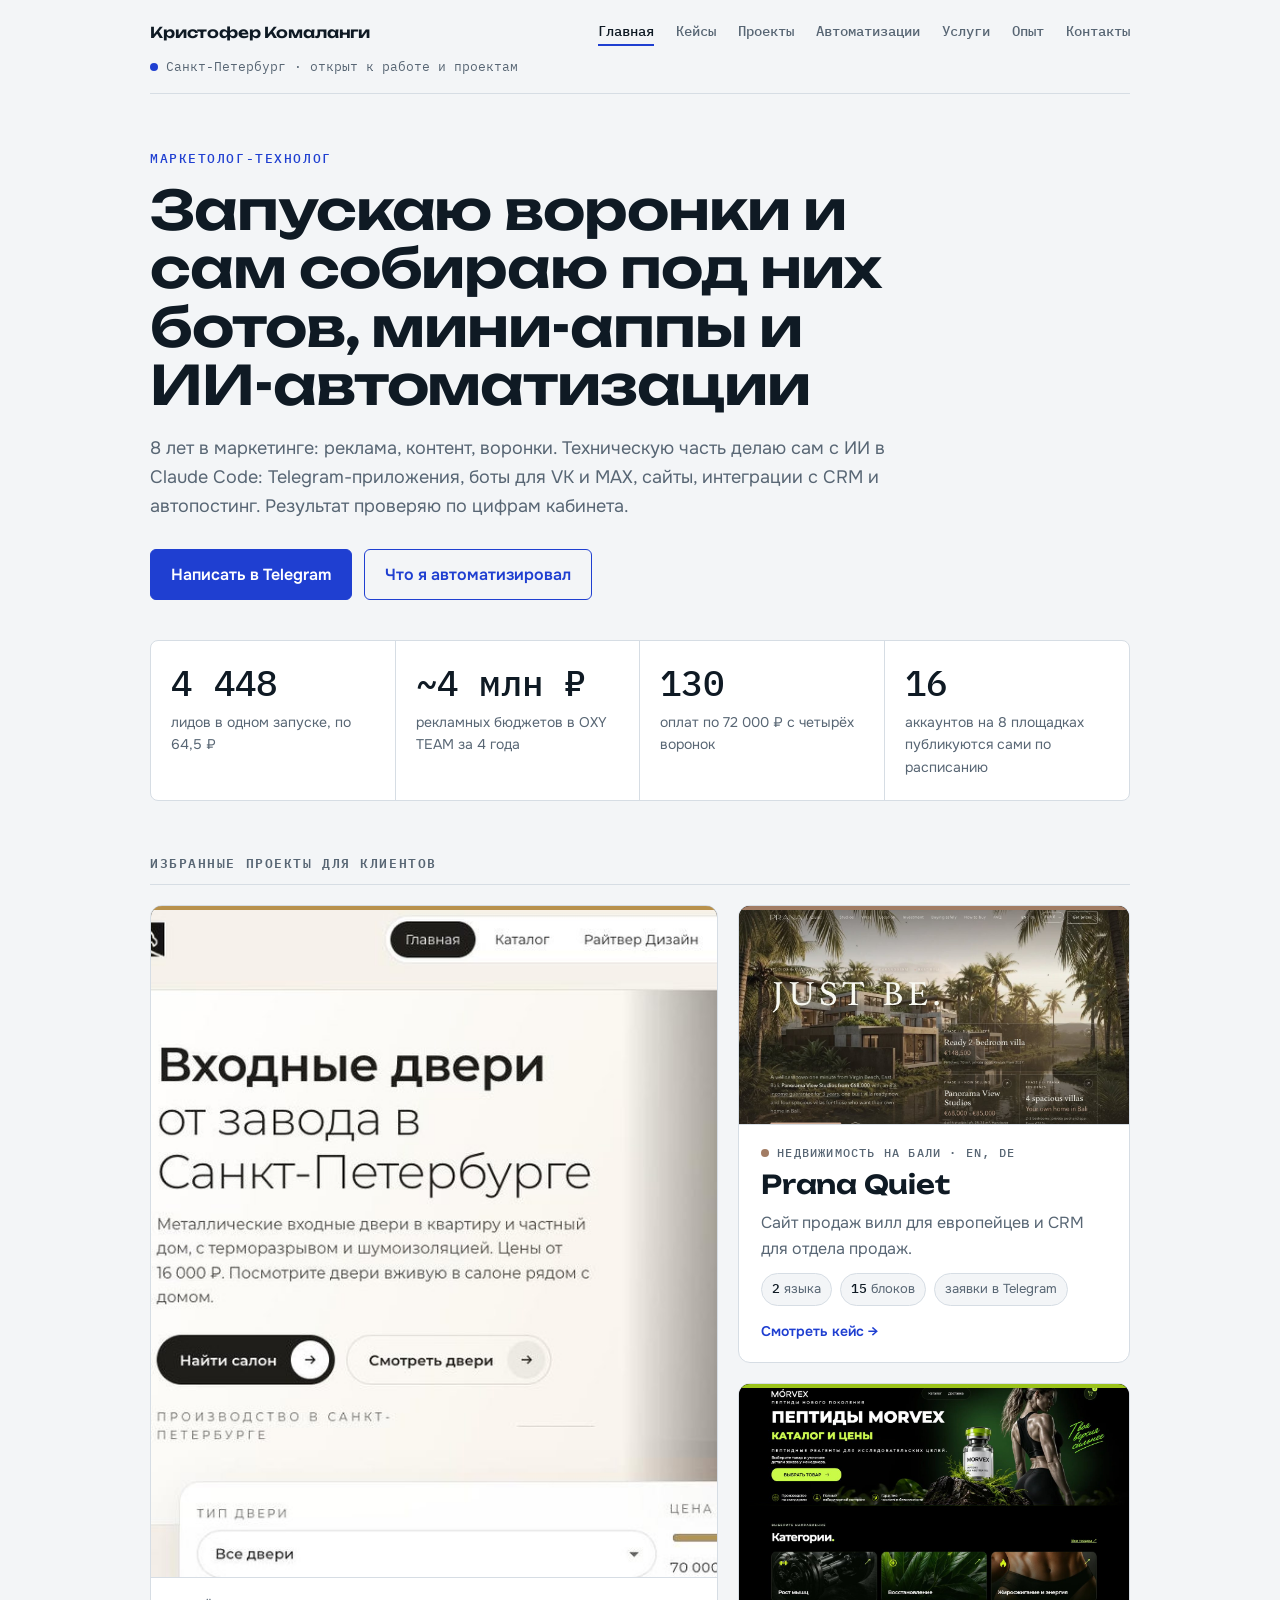
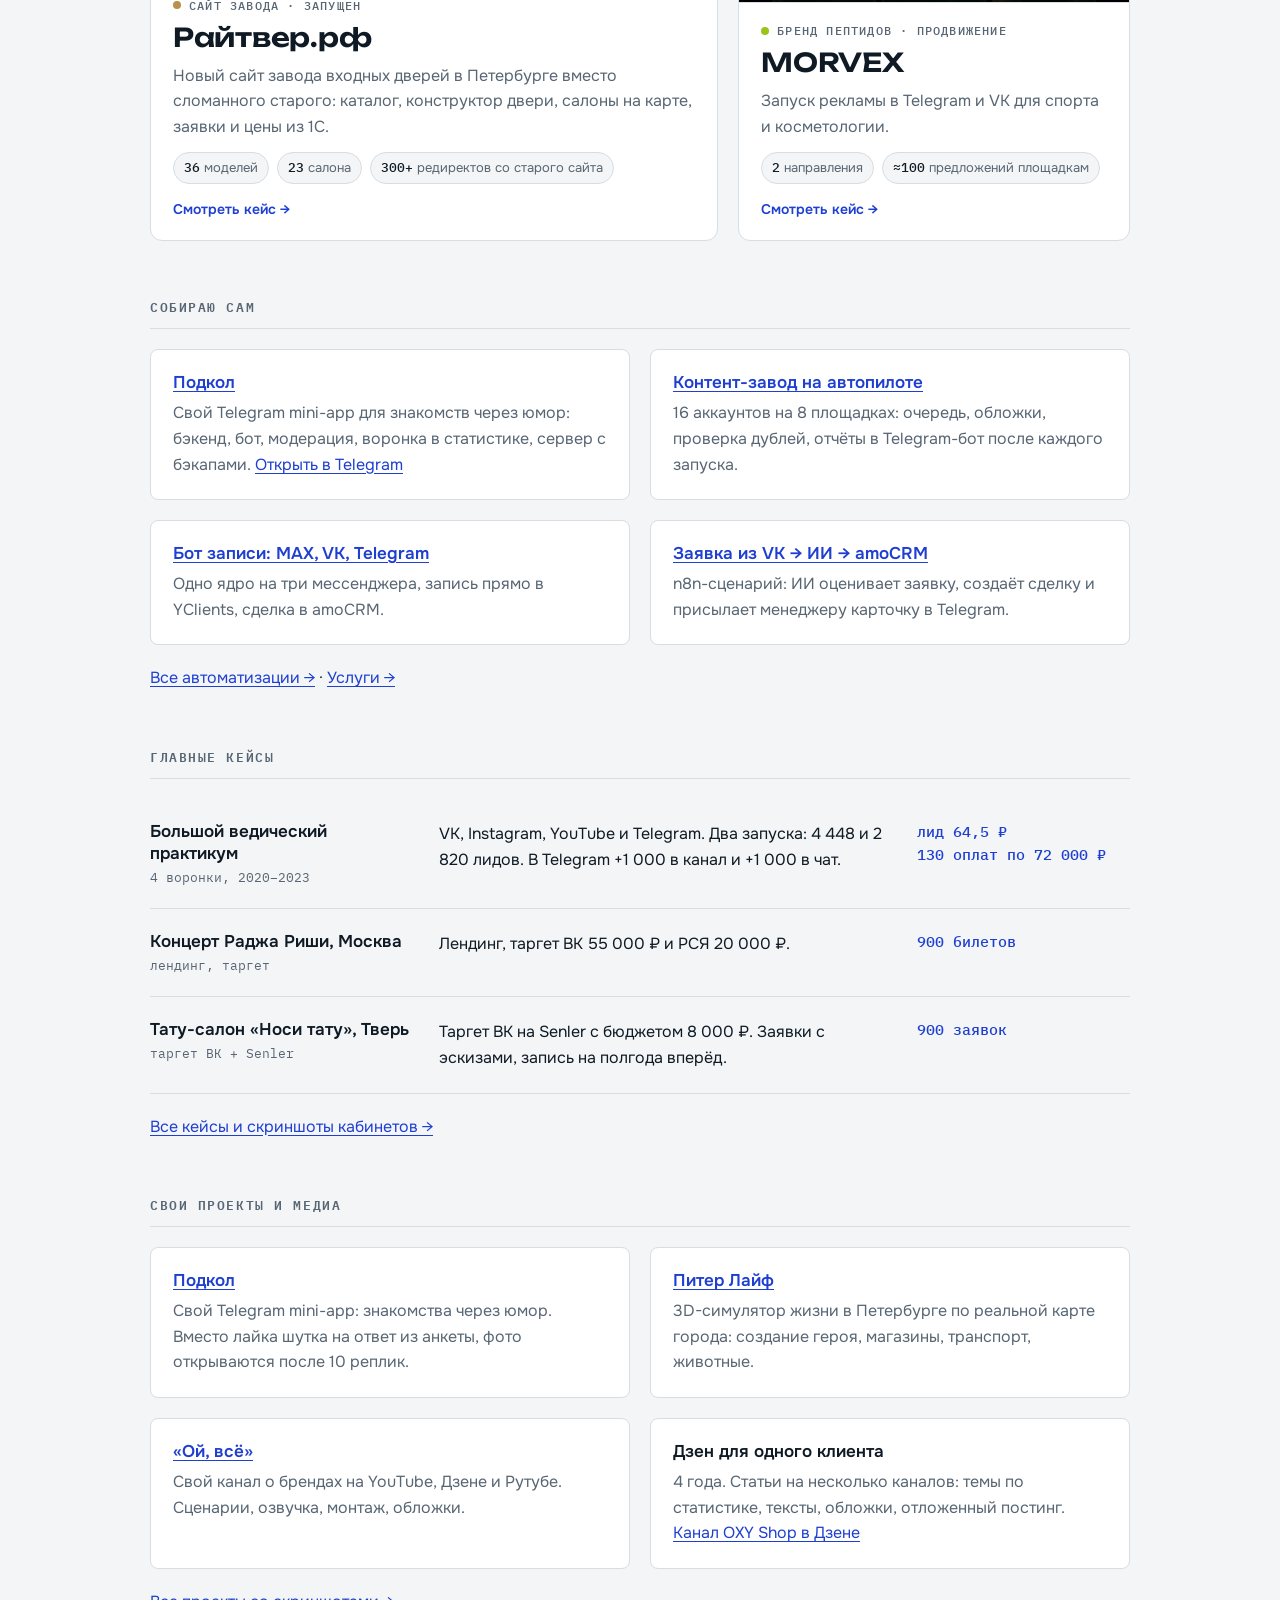
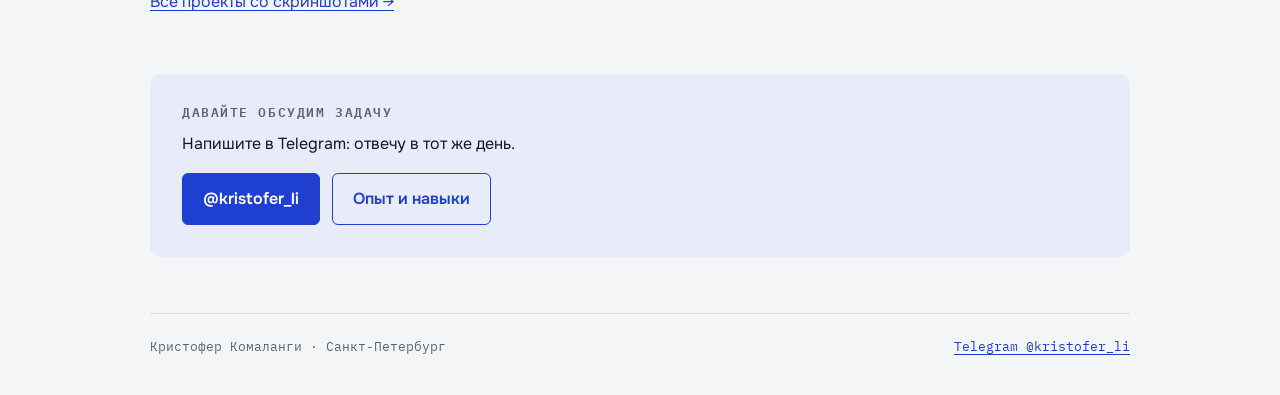
<file: index.html>
<!doctype html>
<html lang="ru">
<head>
<meta charset="utf-8">
<meta name="viewport" content="width=device-width, initial-scale=1, viewport-fit=cover">
<title>Кристофер Комаланги — маркетолог-технолог: воронки, боты, ИИ-автоматизации</title>
<meta name="description" content="Маркетолог-технолог: 8 лет в рекламе и воронках, сам собираю ботов для Telegram, VK и MAX, мини-аппы, сайты и ИИ-автоматизации. Кейсы с цифрами. Санкт-Петербург.">
<link rel="canonical" href="https://komalangi.github.io/">
<link rel="icon" href="favicon.svg" type="image/svg+xml">
<meta property="og:type" content="website">
<meta property="og:locale" content="ru_RU">
<meta property="og:site_name" content="Кристофер Комаланги">
<meta property="og:title" content="Кристофер Комаланги — маркетолог-технолог">
<meta property="og:description" content="Маркетолог-технолог: 8 лет в рекламе и воронках, сам собираю ботов для Telegram, VK и MAX, мини-аппы, сайты и ИИ-автоматизации. Кейсы с цифрами. Санкт-Петербург.">
<meta property="og:url" content="https://komalangi.github.io/">
<meta property="og:image" content="https://komalangi.github.io/img/og.png">
<meta name="twitter:card" content="summary_large_image">
<link rel="preconnect" href="https://fonts.googleapis.com">
<link rel="preconnect" href="https://fonts.gstatic.com" crossorigin>
<link rel="stylesheet" href="https://fonts.googleapis.com/css2?family=Unbounded:wght@500;600&family=Onest:wght@400;500;600&family=IBM+Plex+Mono:wght@400;500&display=swap">
<link rel="stylesheet" href="css/style.css">
</head>
<body>
<div class="wrap">
<header class="top">
  <a class="brand" href="index.html">Кристофер Комаланги</a>
  <nav class="menu" aria-label="Разделы сайта"><a href="index.html" aria-current="page">Главная</a><a href="cases.html">Кейсы</a><a href="projects.html">Проекты</a><a href="automation.html">Автоматизации</a><a href="services.html">Услуги</a><a href="experience.html">Опыт</a><a href="contact.html">Контакты</a></nav>
  <span class="status">Санкт-Петербург · открыт к работе и проектам</span>
</header>
<main>
<div class="hero">
  <p class="kind">Маркетолог-технолог</p>
  <h1>Запускаю воронки и сам собираю под них ботов, мини-аппы и ИИ-автоматизации</h1>
  <p>8 лет в маркетинге: реклама, контент, воронки. Техническую часть делаю сам с ИИ в Claude Code: Telegram-приложения, боты для VK и MAX, сайты, интеграции с CRM и автопостинг. Результат проверяю по цифрам кабинета.</p>
  <div class="cta"><a class="btn main" href="https://t.me/kristofer_li">Написать в Telegram</a><a class="btn alt" href="automation.html">Что я автоматизировал</a></div>
</div>
<div class="figures" role="list">
  <div role="listitem"><strong>4 448</strong><span>лидов в одном запуске, по 64,5 ₽</span></div>
  <div role="listitem"><strong>~4 млн ₽</strong><span>рекламных бюджетов в OXY TEAM за 4 года</span></div>
  <div role="listitem"><strong>130</strong><span>оплат по 72 000 ₽ с четырёх воронок</span></div>
  <div role="listitem"><strong>16</strong><span>аккаунтов на 8 площадках публикуются сами по расписанию</span></div>
</div>
<section id="featured"><h2>Избранные проекты для клиентов</h2>
  <div class="featured">
    <a class="feat big" href="projects.html#raitver" style="--brand:#B8914C">
      <figure><img src="img/feat-raitver.jpg" alt="Главная нового сайта Райтвер: входные двери от завода в Санкт-Петербурге" width="1280" height="720"></figure>
      <div class="fb">
        <p class="fk">Сайт завода · запущен</p>
        <h3>Райтвер.рф</h3>
        <p class="fd">Новый сайт завода входных дверей в Петербурге вместо сломанного старого: каталог, конструктор двери, салоны на карте, заявки и цены из 1С.</p>
        <ul class="chips"><li><b>36</b>моделей</li><li><b>23</b>салона</li><li><b>300+</b>редиректов со старого сайта</li></ul>
        <span class="go">Смотреть кейс →</span>
      </div>
    </a>
    <a class="feat" href="projects.html#prana" style="--brand:#A27C64">
      <figure><img src="img/feat-prana.jpg" alt="Сайт Prana Quiet: Just be, студии и виллы на Бали" width="1280" height="720" loading="lazy"></figure>
      <div class="fb">
        <p class="fk">Недвижимость на Бали · EN, DE</p>
        <h3>Prana Quiet</h3>
        <p class="fd">Сайт продаж вилл для европейцев и CRM для отдела продаж.</p>
        <ul class="chips"><li><b>2</b>языка</li><li><b>15</b>блоков</li><li>заявки в Telegram</li></ul>
        <span class="go">Смотреть кейс →</span>
      </div>
    </a>
    <a class="feat" href="projects.html#morvex" style="--brand:#9BC31A">
      <figure><img src="img/feat-morvex.jpg" alt="Сайт бренда пептидов MORVEX" width="1280" height="720" loading="lazy"></figure>
      <div class="fb">
        <p class="fk">Бренд пептидов · продвижение</p>
        <h3>MORVEX</h3>
        <p class="fd">Запуск рекламы в Telegram и VK для спорта и косметологии.</p>
        <ul class="chips"><li><b>2</b>направления</li><li><b>≈100</b>предложений площадкам</li></ul>
        <span class="go">Смотреть кейс →</span>
      </div>
    </a>
  </div>
</section>
<section><h2>Собираю сам</h2>
  <div class="two">
    <div class="box"><h3><a href="projects.html#podkol">Подкол</a></h3><p>Свой Telegram mini-app для знакомств через юмор: бэкенд, бот, модерация, воронка в статистике, сервер с бэкапами. <a href="https://t.me/podkol_spb_bot" target="_blank" rel="noopener">Открыть в Telegram</a></p></div>
    <div class="box"><h3><a href="automation.html#autopost">Контент-завод на автопилоте</a></h3><p>16 аккаунтов на 8 площадках: очередь, обложки, проверка дублей, отчёты в Telegram-бот после каждого запуска.</p></div>
    <div class="box"><h3><a href="automation.html#booking">Бот записи: MAX, VK, Telegram</a></h3><p>Одно ядро на три мессенджера, запись прямо в YClients, сделка в amoCRM.</p></div>
    <div class="box"><h3><a href="automation.html#n8n-leads">Заявка из VK → ИИ → amoCRM</a></h3><p>n8n-сценарий: ИИ оценивает заявку, создаёт сделку и присылает менеджеру карточку в Telegram.</p></div>
  </div>
<div class="more"><a href="automation.html">Все автоматизации →</a> · <a href="services.html">Услуги →</a></div></section>
<section><h2>Главные кейсы</h2>
<div class="case"><h3>Большой ведический практикум<small>4 воронки, 2020–2023</small></h3><p>VK, Instagram, YouTube и Telegram. Два запуска: 4 448 и 2 820 лидов. В Telegram +1 000 в канал и +1 000 в чат.</p><div class="num">лид 64,5 ₽<br>130 оплат по 72 000 ₽</div></div><div class="case"><h3>Концерт Раджа Риши, Москва<small>лендинг, таргет</small></h3><p>Лендинг, таргет ВК 55 000 ₽ и РСЯ 20 000 ₽.</p><div class="num">900 билетов</div></div><div class="case"><h3>Тату-салон «Носи тату», Тверь<small>таргет ВК + Senler</small></h3><p>Таргет ВК на Senler с бюджетом 8 000 ₽. Заявки с эскизами, запись на полгода вперёд.</p><div class="num">900 заявок</div></div>
<div class="more"><a href="cases.html">Все кейсы и скриншоты кабинетов →</a></div></section>
<section><h2>Свои проекты и медиа</h2>
  <div class="two">
    <div class="box"><h3><a href="projects.html#podkol">Подкол</a></h3><p>Свой Telegram mini-app: знакомства через юмор. Вместо лайка шутка на ответ из анкеты, фото открываются после 10 реплик.</p></div>
    <div class="box"><h3><a href="projects.html#piter">Питер Лайф</a></h3><p>3D-симулятор жизни в Петербурге по реальной карте города: создание героя, магазины, транспорт, животные.</p></div>
    <div class="box"><h3><a href="projects.html#oy">«Ой, всё»</a></h3><p>Свой канал о брендах на YouTube, Дзене и Рутубе. Сценарии, озвучка, монтаж, обложки.</p></div>
    <div class="box"><h3>Дзен для одного клиента</h3><p>4 года. Статьи на несколько каналов: темы по статистике, тексты, обложки, отложенный постинг. <a href="https://dzen.ru/oxyshop" target="_blank" rel="noopener">Канал OXY Shop в Дзене</a></p></div>
  </div>
<div class="more"><a href="projects.html">Все проекты со скриншотами →</a></div></section>
<div class="contact"><h2>Давайте обсудим задачу</h2><p>Напишите в Telegram: отвечу в тот же день.</p><div class="cta"><a class="btn main" href="https://t.me/kristofer_li">@kristofer_li</a><a class="btn alt" href="experience.html">Опыт и навыки</a></div></div>
</main>
<footer class="bottom"><span>Кристофер Комаланги · Санкт-Петербург</span><a href="https://t.me/kristofer_li">Telegram @kristofer_li</a></footer>
</div>
</body>
</html>
</file>
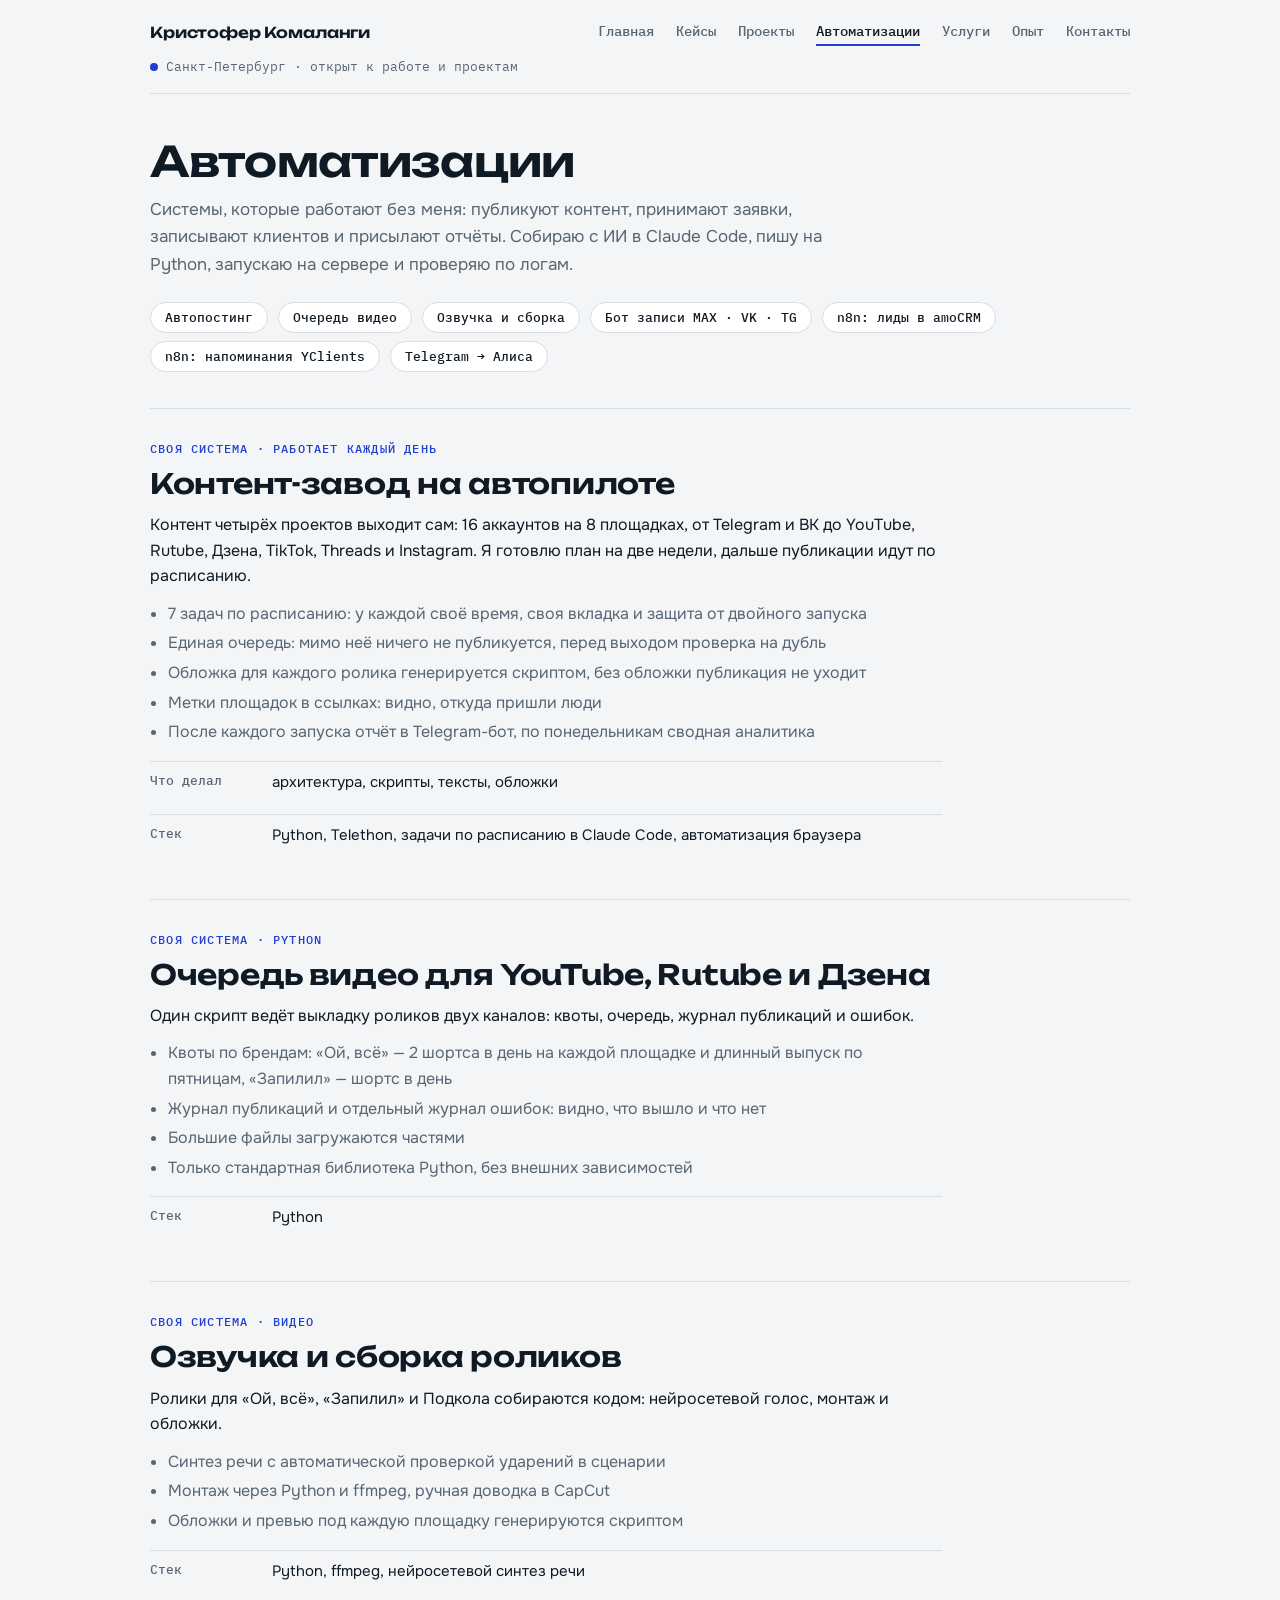
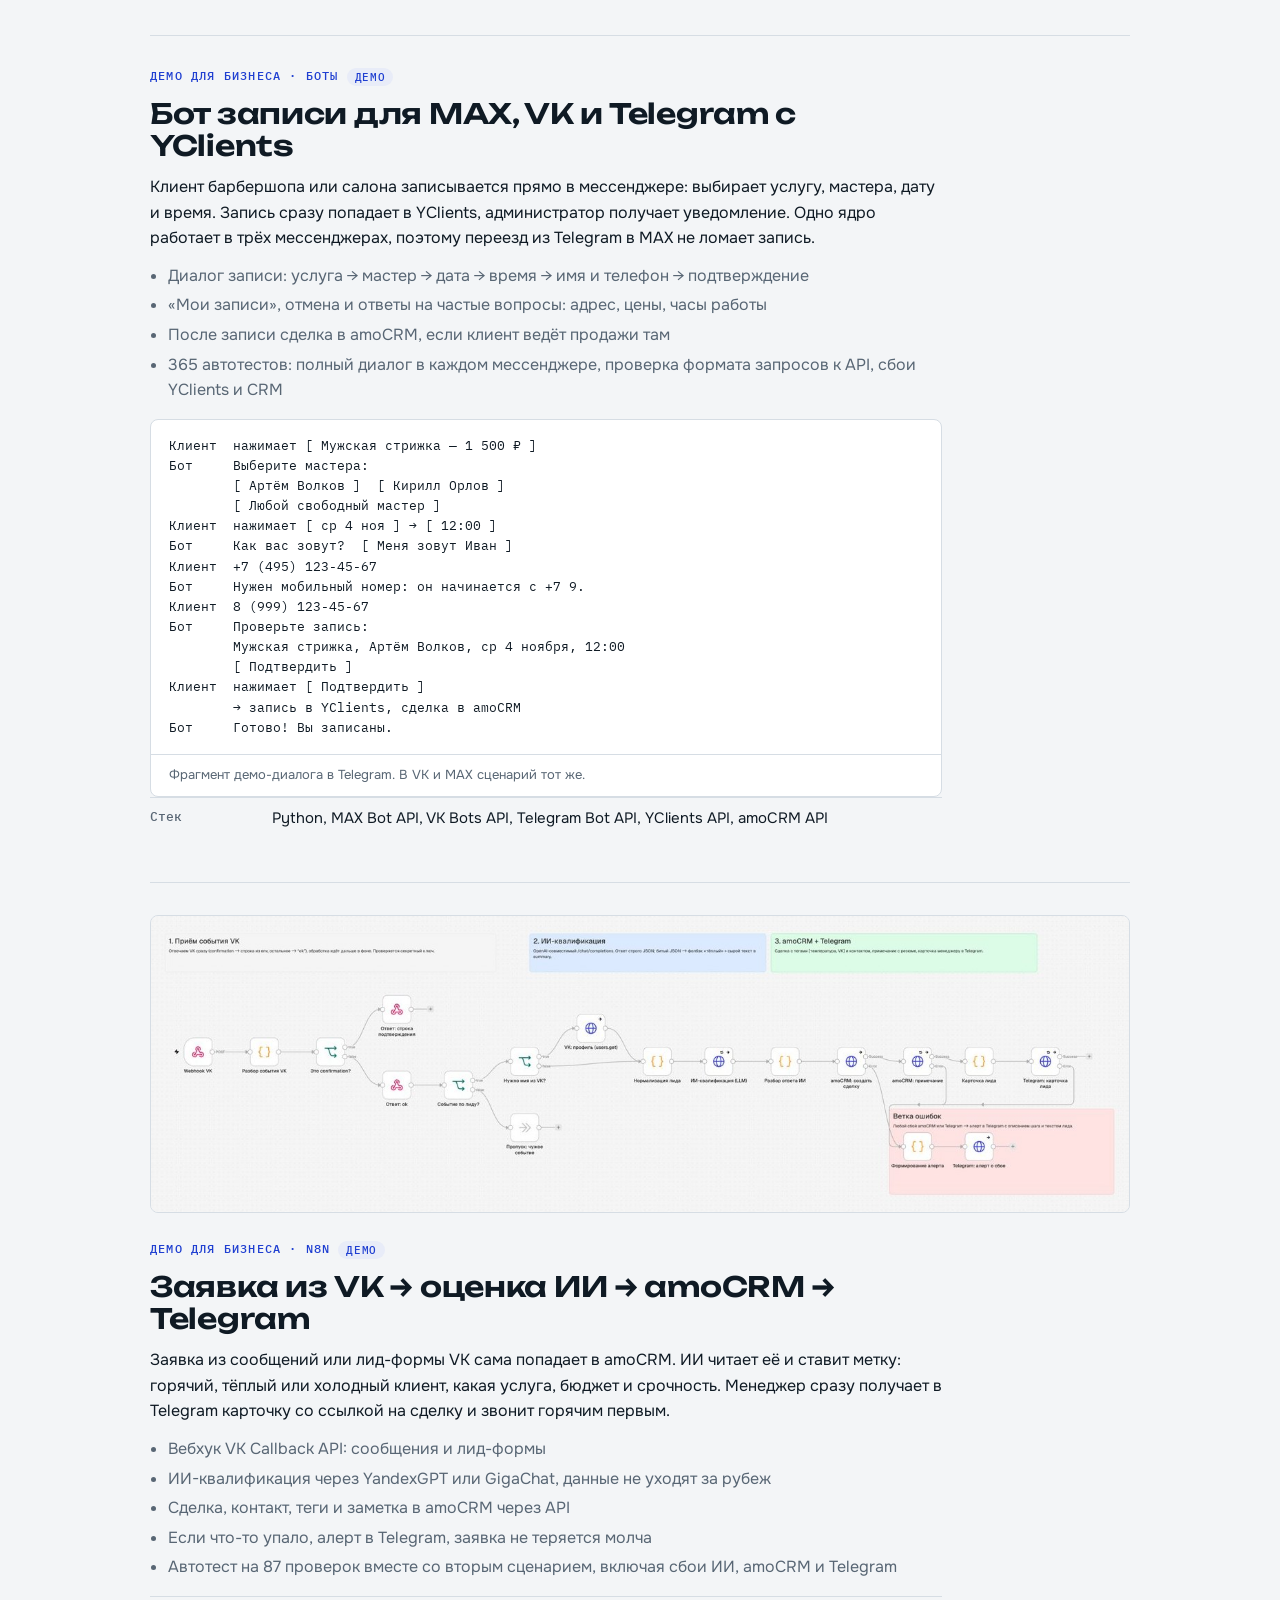
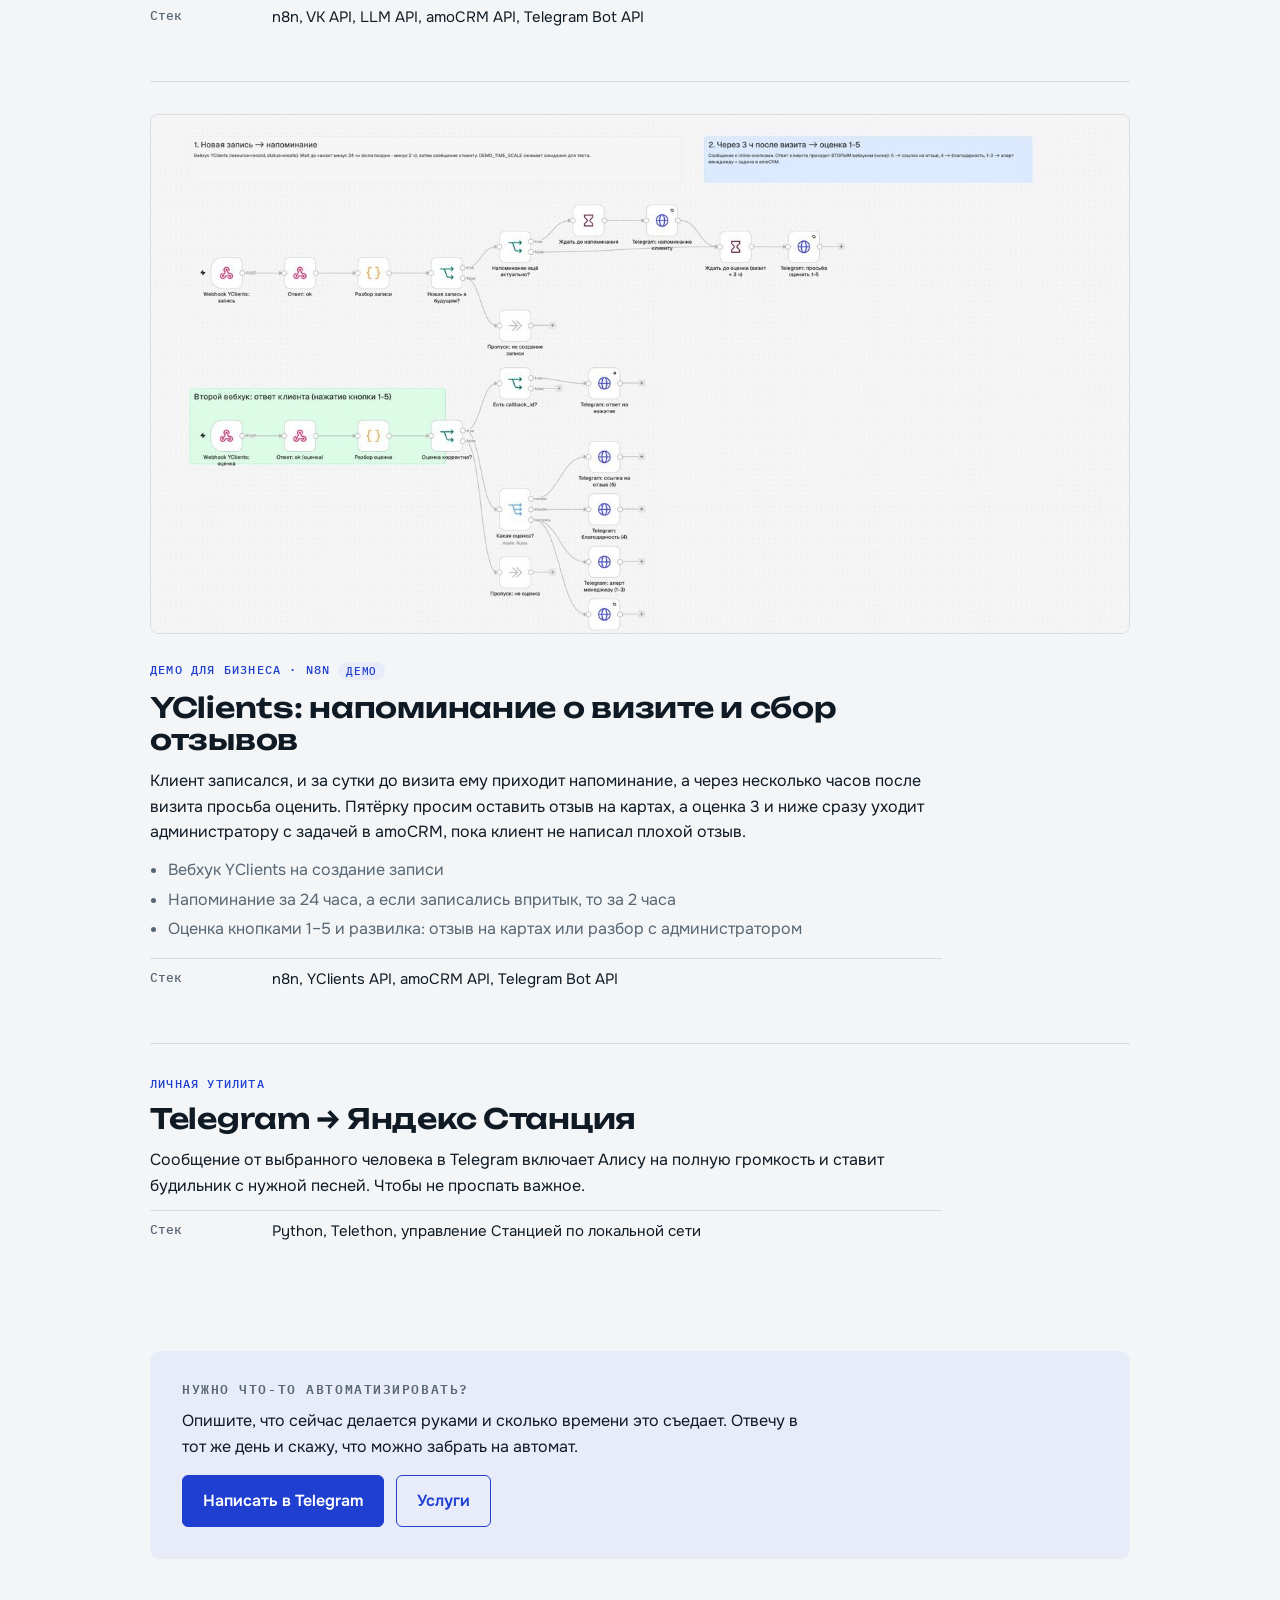
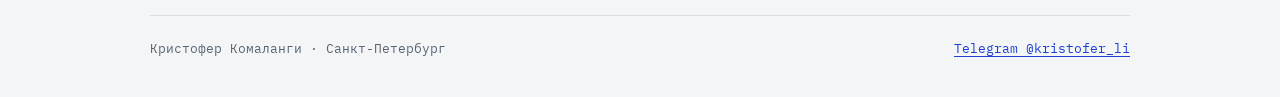
<file: automation.html>
<!doctype html>
<html lang="ru">
<head>
<meta charset="utf-8">
<meta name="viewport" content="width=device-width, initial-scale=1, viewport-fit=cover">
<title>Автоматизации: автопостинг, боты, n8n — Кристофер Комаланги</title>
<meta name="description" content="Системы, которые работают без меня: автопостинг на 8 площадок, очередь видео, бот записи для MAX, VK и Telegram с YClients, n8n-сценарии с ИИ-квалификацией лидов и amoCRM.">
<link rel="canonical" href="https://komalangi.github.io/automation.html">
<link rel="icon" href="favicon.svg" type="image/svg+xml">
<meta property="og:type" content="website">
<meta property="og:locale" content="ru_RU">
<meta property="og:site_name" content="Кристофер Комаланги">
<meta property="og:title" content="Автоматизации: автопостинг, боты, n8n — Кристофер Комаланги">
<meta property="og:description" content="Автопостинг на 8 площадок, бот записи для MAX, VK и Telegram с YClients, n8n-сценарии с ИИ и amoCRM.">
<meta property="og:url" content="https://komalangi.github.io/automation.html">
<meta property="og:image" content="https://komalangi.github.io/img/og.png">
<meta name="twitter:card" content="summary_large_image">
<link rel="preconnect" href="https://fonts.googleapis.com">
<link rel="preconnect" href="https://fonts.gstatic.com" crossorigin>
<link rel="stylesheet" href="https://fonts.googleapis.com/css2?family=Unbounded:wght@500;600&family=Onest:wght@400;500;600&family=IBM+Plex+Mono:wght@400;500&display=swap">
<link rel="stylesheet" href="css/style.css">
</head>
<body>
<div class="wrap">
<header class="top">
  <a class="brand" href="index.html">Кристофер Комаланги</a>
  <nav class="menu" aria-label="Разделы сайта"><a href="index.html">Главная</a><a href="cases.html">Кейсы</a><a href="projects.html">Проекты</a><a href="automation.html" aria-current="page">Автоматизации</a><a href="services.html">Услуги</a><a href="experience.html">Опыт</a><a href="contact.html">Контакты</a></nav>
  <span class="status">Санкт-Петербург · открыт к работе и проектам</span>
</header>
<main>
<div class="page-title"><h1>Автоматизации</h1><p>Системы, которые работают без меня: публикуют контент, принимают заявки, записывают клиентов и присылают отчёты. Собираю с ИИ в Claude Code, пишу на Python, запускаю на сервере и проверяю по логам.</p></div>

<nav class="toc" aria-label="Автоматизации на странице"><a href="#autopost">Автопостинг</a><a href="#video">Очередь видео</a><a href="#voice">Озвучка и сборка</a><a href="#booking">Бот записи MAX · VK · TG</a><a href="#n8n-leads">n8n: лиды в amoCRM</a><a href="#n8n-yclients">n8n: напоминания YClients</a><a href="#alice">Telegram → Алиса</a></nav>

<article class="proj solo" id="autopost">
  <div class="info">
    <p class="kind">Своя система · работает каждый день</p>
    <h2 class="pt">Контент-завод на автопилоте</h2>
    <p>Контент четырёх проектов выходит сам: 16 аккаунтов на 8 площадках, от Telegram и ВК до YouTube, Rutube, Дзена, TikTok, Threads и Instagram. Я готовлю план на две недели, дальше публикации идут по расписанию.</p>
    <ul>
      <li>7 задач по расписанию: у каждой своё время, своя вкладка и защита от двойного запуска</li>
      <li>Единая очередь: мимо неё ничего не публикуется, перед выходом проверка на дубль</li>
      <li>Обложка для каждого ролика генерируется скриптом, без обложки публикация не уходит</li>
      <li>Метки площадок в ссылках: видно, откуда пришли люди</li>
      <li>После каждого запуска отчёт в Telegram-бот, по понедельникам сводная аналитика</li>
    </ul>
    <p class="meta"><b>Что делал</b> архитектура, скрипты, тексты, обложки</p>
    <p class="meta"><b>Стек</b> Python, Telethon, задачи по расписанию в Claude Code, автоматизация браузера</p>
  </div>
</article>

<article class="proj solo" id="video">
  <div class="info">
    <p class="kind">Своя система · Python</p>
    <h2 class="pt">Очередь видео для YouTube, Rutube и Дзена</h2>
    <p>Один скрипт ведёт выкладку роликов двух каналов: квоты, очередь, журнал публикаций и ошибок.</p>
    <ul>
      <li>Квоты по брендам: «Ой, всё» — 2 шортса в день на каждой площадке и длинный выпуск по пятницам, «Запилил» — шортс в день</li>
      <li>Журнал публикаций и отдельный журнал ошибок: видно, что вышло и что нет</li>
      <li>Большие файлы загружаются частями</li>
      <li>Только стандартная библиотека Python, без внешних зависимостей</li>
    </ul>
    <p class="meta"><b>Стек</b> Python</p>
  </div>
</article>

<article class="proj solo" id="voice">
  <div class="info">
    <p class="kind">Своя система · видео</p>
    <h2 class="pt">Озвучка и сборка роликов</h2>
    <p>Ролики для «Ой, всё», «Запилил» и Подкола собираются кодом: нейросетевой голос, монтаж и обложки.</p>
    <ul>
      <li>Синтез речи с автоматической проверкой ударений в сценарии</li>
      <li>Монтаж через Python и ffmpeg, ручная доводка в CapCut</li>
      <li>Обложки и превью под каждую площадку генерируются скриптом</li>
    </ul>
    <p class="meta"><b>Стек</b> Python, ffmpeg, нейросетевой синтез речи</p>
  </div>
</article>

<article class="proj solo" id="booking">
  <div class="info">
    <p class="kind">Демо для бизнеса · боты<span class="tag">демо</span></p>
    <h2 class="pt">Бот записи для MAX, VK и Telegram с YClients</h2>
    <p>Клиент барбершопа или салона записывается прямо в мессенджере: выбирает услугу, мастера, дату и время. Запись сразу попадает в YClients, администратор получает уведомление. Одно ядро работает в трёх мессенджерах, поэтому переезд из Telegram в MAX не ломает запись.</p>
    <ul>
      <li>Диалог записи: услуга → мастер → дата → время → имя и телефон → подтверждение</li>
      <li>«Мои записи», отмена и ответы на частые вопросы: адрес, цены, часы работы</li>
      <li>После записи сделка в amoCRM, если клиент ведёт продажи там</li>
      <li>365 автотестов: полный диалог в каждом мессенджере, проверка формата запросов к API, сбои YClients и CRM</li>
    </ul>
    <figure class="chat"><pre>Клиент  нажимает [ Мужская стрижка — 1 500 ₽ ]
Бот     Выберите мастера:
        [ Артём Волков ]  [ Кирилл Орлов ]
        [ Любой свободный мастер ]
Клиент  нажимает [ ср 4 ноя ] → [ 12:00 ]
Бот     Как вас зовут?  [ Меня зовут Иван ]
Клиент  +7 (495) 123-45-67
Бот     Нужен мобильный номер: он начинается с +7 9.
Клиент  8 (999) 123-45-67
Бот     Проверьте запись:
        Мужская стрижка, Артём Волков, ср 4 ноября, 12:00
        [ Подтвердить ]
Клиент  нажимает [ Подтвердить ]
        → запись в YClients, сделка в amoCRM
Бот     Готово! Вы записаны.</pre><figcaption>Фрагмент демо-диалога в Telegram. В VK и MAX сценарий тот же.</figcaption></figure>
    <p class="meta"><b>Стек</b> Python, MAX Bot API, VK Bots API, Telegram Bot API, YClients API, amoCRM API</p>
  </div>
</article>

<article class="proj solo" id="n8n-leads">
  <div class="pics"><figure><img src="img/auto-n8n-vk.jpg" alt="Схема n8n: вебхук VK, ИИ-квалификация, amoCRM, карточка в Telegram и ветка ошибок" loading="lazy" width="1420" height="430"></figure></div>
  <div class="info">
    <p class="kind">Демо для бизнеса · n8n<span class="tag">демо</span></p>
    <h2 class="pt">Заявка из VK → оценка ИИ → amoCRM → Telegram</h2>
    <p>Заявка из сообщений или лид-формы VK сама попадает в amoCRM. ИИ читает её и ставит метку: горячий, тёплый или холодный клиент, какая услуга, бюджет и срочность. Менеджер сразу получает в Telegram карточку со ссылкой на сделку и звонит горячим первым.</p>
    <ul>
      <li>Вебхук VK Callback API: сообщения и лид-формы</li>
      <li>ИИ-квалификация через YandexGPT или GigaChat, данные не уходят за рубеж</li>
      <li>Сделка, контакт, теги и заметка в amoCRM через API</li>
      <li>Если что-то упало, алерт в Telegram, заявка не теряется молча</li>
      <li>Автотест на 87 проверок вместе со вторым сценарием, включая сбои ИИ, amoCRM и Telegram</li>
    </ul>
    <p class="meta"><b>Стек</b> n8n, VK API, LLM API, amoCRM API, Telegram Bot API</p>
  </div>
</article>

<article class="proj solo" id="n8n-yclients">
  <div class="pics"><figure><img src="img/auto-n8n-yclients.jpg" alt="Схема n8n: вебхук YClients, ожидание до напоминания, просьба оценить визит и развилка по оценке" loading="lazy" width="1420" height="752"></figure></div>
  <div class="info">
    <p class="kind">Демо для бизнеса · n8n<span class="tag">демо</span></p>
    <h2 class="pt">YClients: напоминание о визите и сбор отзывов</h2>
    <p>Клиент записался, и за сутки до визита ему приходит напоминание, а через несколько часов после визита просьба оценить. Пятёрку просим оставить отзыв на картах, а оценка 3 и ниже сразу уходит администратору с задачей в amoCRM, пока клиент не написал плохой отзыв.</p>
    <ul>
      <li>Вебхук YClients на создание записи</li>
      <li>Напоминание за 24 часа, а если записались впритык, то за 2 часа</li>
      <li>Оценка кнопками 1–5 и развилка: отзыв на картах или разбор с администратором</li>
    </ul>
    <p class="meta"><b>Стек</b> n8n, YClients API, amoCRM API, Telegram Bot API</p>
  </div>
</article>

<article class="proj solo" id="alice">
  <div class="info">
    <p class="kind">Личная утилита</p>
    <h2 class="pt">Telegram → Яндекс Станция</h2>
    <p>Сообщение от выбранного человека в Telegram включает Алису на полную громкость и ставит будильник с нужной песней. Чтобы не проспать важное.</p>
    <p class="meta"><b>Стек</b> Python, Telethon, управление Станцией по локальной сети</p>
  </div>
</article>

<div class="contact"><h2>Нужно что-то автоматизировать?</h2><p>Опишите, что сейчас делается руками и сколько времени это съедает. Отвечу в тот же день и скажу, что можно забрать на автомат.</p><div class="cta"><a class="btn main" href="https://t.me/kristofer_li">Написать в Telegram</a><a class="btn alt" href="services.html">Услуги</a></div></div>
</main>
<footer class="bottom"><span>Кристофер Комаланги · Санкт-Петербург</span><a href="https://t.me/kristofer_li">Telegram @kristofer_li</a></footer>
</div>
</body>
</html>
</file>
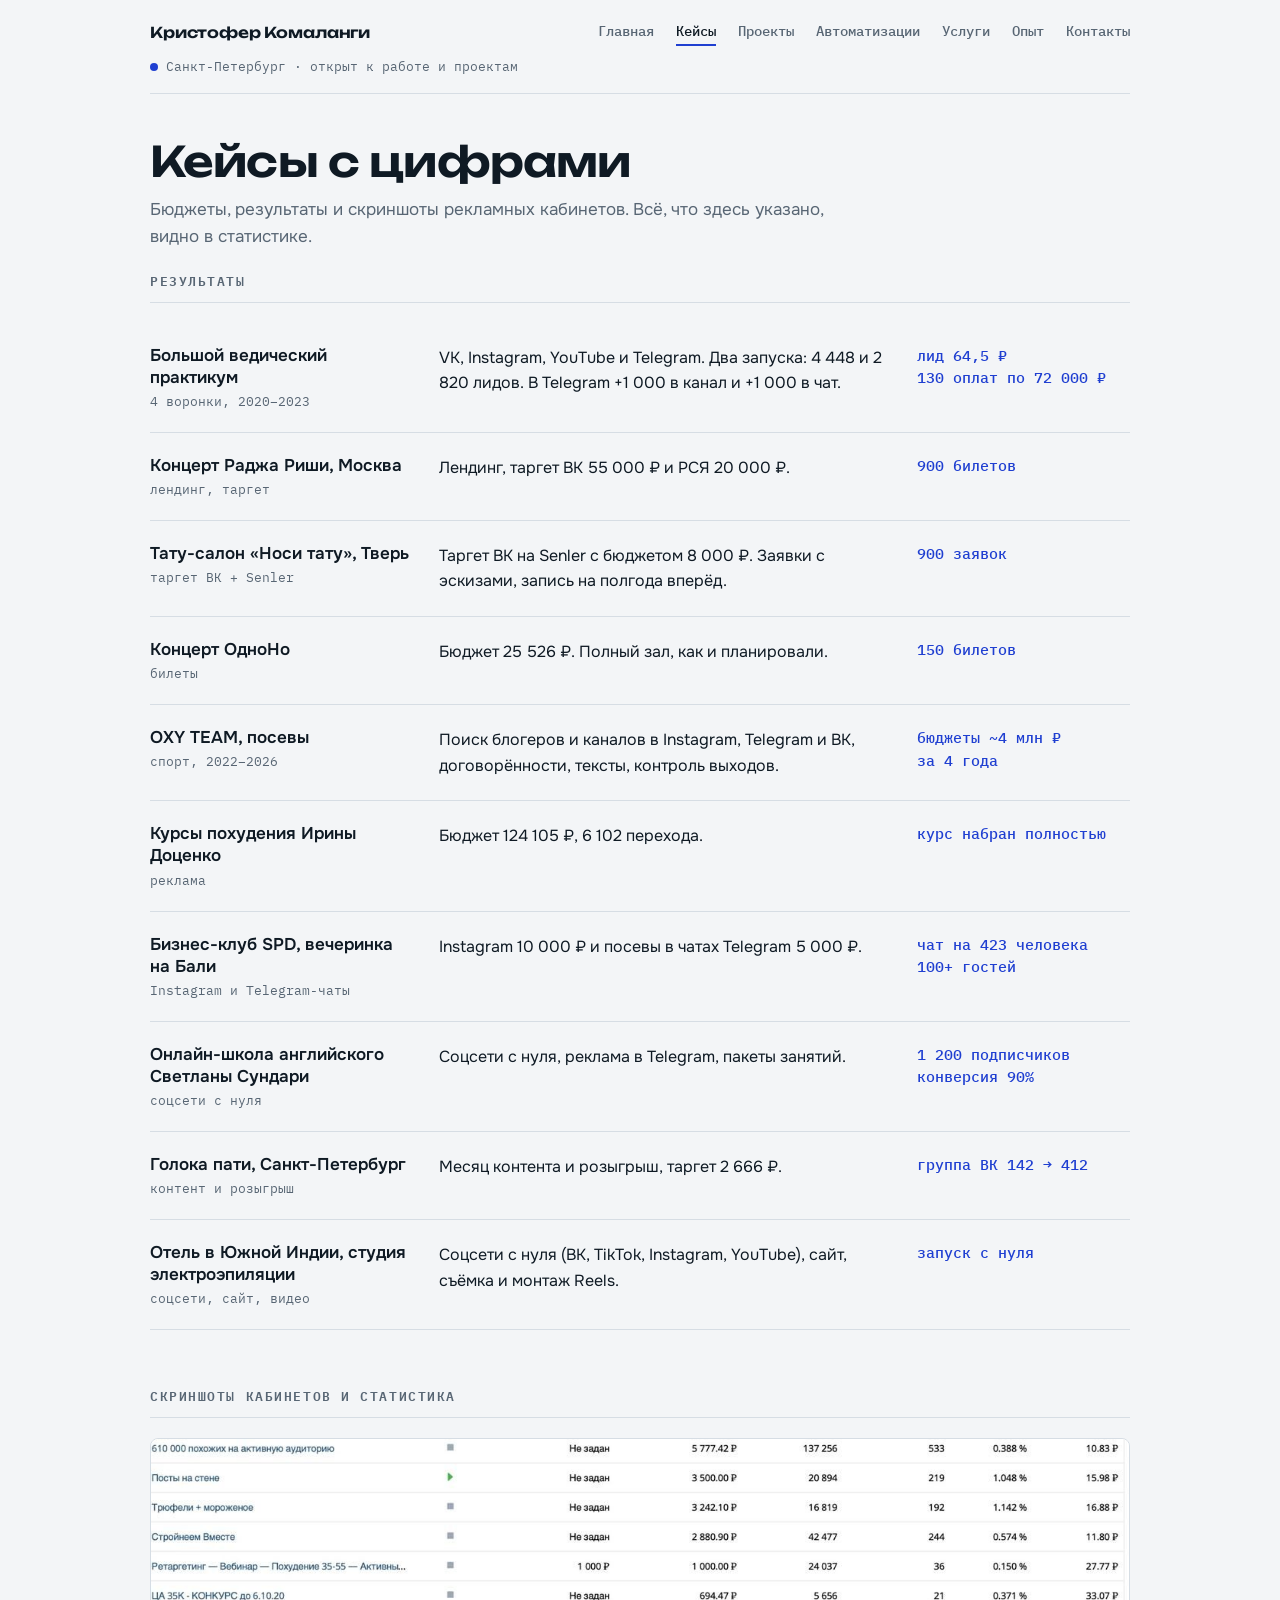
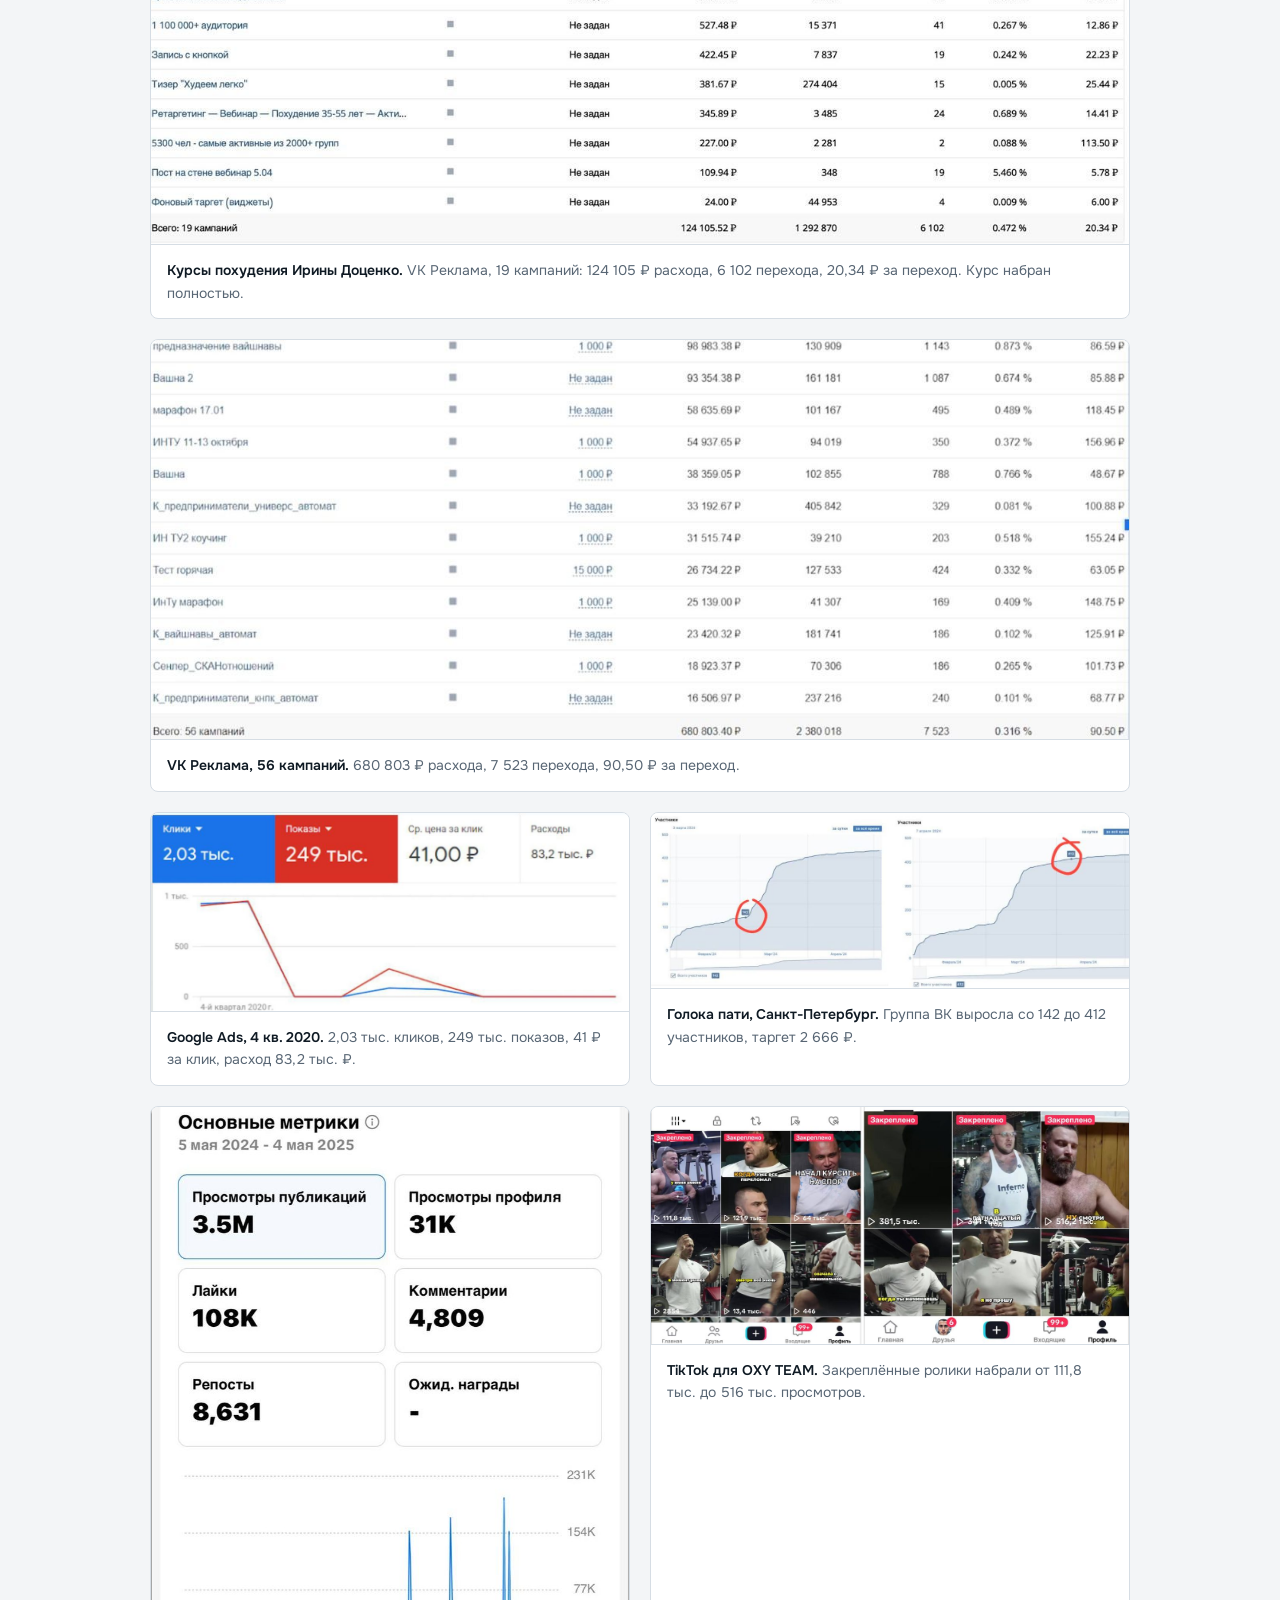
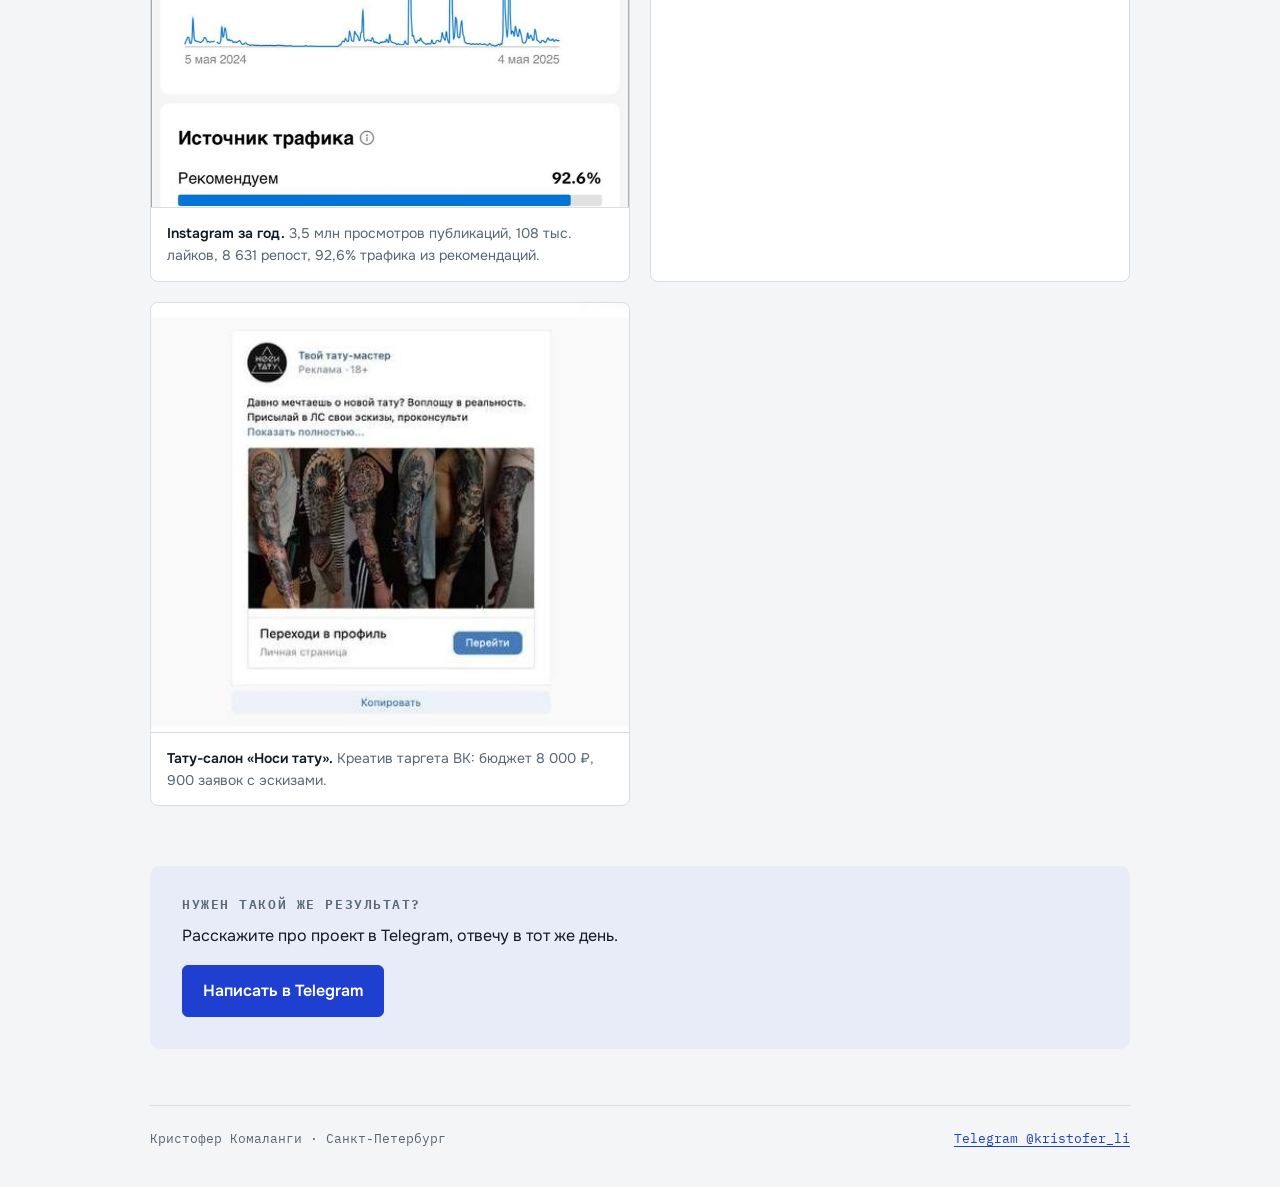
<file: cases.html>
<!doctype html>
<html lang="ru">
<head>
<meta charset="utf-8">
<meta name="viewport" content="width=device-width, initial-scale=1, viewport-fit=cover">
<title>Кейсы маркетолога с цифрами — Кристофер Комаланги</title>
<meta name="description" content="Кейсы по трафику и воронкам: 4 448 лидов по 64,5 ₽, 900 билетов, бюджеты, скриншоты кабинетов VK Реклама и Google Ads.">
<link rel="canonical" href="https://komalangi.github.io/cases.html">
<link rel="icon" href="favicon.svg" type="image/svg+xml">
<meta property="og:type" content="website">
<meta property="og:locale" content="ru_RU">
<meta property="og:site_name" content="Кристофер Комаланги">
<meta property="og:title" content="Кейсы маркетолога с цифрами — Кристофер Комаланги">
<meta property="og:description" content="Кейсы по трафику и воронкам: 4 448 лидов по 64,5 ₽, 900 билетов, бюджеты, скриншоты кабинетов VK Реклама и Google Ads.">
<meta property="og:url" content="https://komalangi.github.io/cases.html">
<meta property="og:image" content="https://komalangi.github.io/img/og.png">
<meta name="twitter:card" content="summary_large_image">
<link rel="preconnect" href="https://fonts.googleapis.com">
<link rel="preconnect" href="https://fonts.gstatic.com" crossorigin>
<link rel="stylesheet" href="https://fonts.googleapis.com/css2?family=Unbounded:wght@500;600&family=Onest:wght@400;500;600&family=IBM+Plex+Mono:wght@400;500&display=swap">
<link rel="stylesheet" href="css/style.css">
</head>
<body>
<div class="wrap">
<header class="top">
  <a class="brand" href="index.html">Кристофер Комаланги</a>
  <nav class="menu" aria-label="Разделы сайта"><a href="index.html">Главная</a><a href="cases.html" aria-current="page">Кейсы</a><a href="projects.html">Проекты</a><a href="automation.html">Автоматизации</a><a href="services.html">Услуги</a><a href="experience.html">Опыт</a><a href="contact.html">Контакты</a></nav>
  <span class="status">Санкт-Петербург · открыт к работе и проектам</span>
</header>
<main>
<div class="page-title"><h1>Кейсы с цифрами</h1><p>Бюджеты, результаты и скриншоты рекламных кабинетов. Всё, что здесь указано, видно в статистике.</p></div>
<section><h2>Результаты</h2><div class="case"><h3>Большой ведический практикум<small>4 воронки, 2020–2023</small></h3><p>VK, Instagram, YouTube и Telegram. Два запуска: 4 448 и 2 820 лидов. В Telegram +1 000 в канал и +1 000 в чат.</p><div class="num">лид 64,5 ₽<br>130 оплат по 72 000 ₽</div></div><div class="case"><h3>Концерт Раджа Риши, Москва<small>лендинг, таргет</small></h3><p>Лендинг, таргет ВК 55 000 ₽ и РСЯ 20 000 ₽.</p><div class="num">900 билетов</div></div><div class="case"><h3>Тату-салон «Носи тату», Тверь<small>таргет ВК + Senler</small></h3><p>Таргет ВК на Senler с бюджетом 8 000 ₽. Заявки с эскизами, запись на полгода вперёд.</p><div class="num">900 заявок</div></div><div class="case"><h3>Концерт ОдноНо<small>билеты</small></h3><p>Бюджет 25 526 ₽. Полный зал, как и планировали.</p><div class="num">150 билетов</div></div><div class="case"><h3>OXY TEAM, посевы<small>спорт, 2022–2026</small></h3><p>Поиск блогеров и каналов в Instagram, Telegram и ВК, договорённости, тексты, контроль выходов.</p><div class="num">бюджеты ~4 млн ₽<br>за 4 года</div></div><div class="case"><h3>Курсы похудения Ирины Доценко<small>реклама</small></h3><p>Бюджет 124 105 ₽, 6 102 перехода.</p><div class="num">курс набран полностью</div></div><div class="case"><h3>Бизнес-клуб SPD, вечеринка на Бали<small>Instagram и Telegram-чаты</small></h3><p>Instagram 10 000 ₽ и посевы в чатах Telegram 5 000 ₽.</p><div class="num">чат на 423 человека<br>100+ гостей</div></div><div class="case"><h3>Онлайн-школа английского Светланы Сундари<small>соцсети с нуля</small></h3><p>Соцсети с нуля, реклама в Telegram, пакеты занятий.</p><div class="num">1 200 подписчиков<br>конверсия 90%</div></div><div class="case"><h3>Голока пати, Санкт-Петербург<small>контент и розыгрыш</small></h3><p>Месяц контента и розыгрыш, таргет 2 666 ₽.</p><div class="num">группа ВК 142 → 412</div></div><div class="case"><h3>Отель в Южной Индии, студия электроэпиляции<small>соцсети, сайт, видео</small></h3><p>Соцсети с нуля (ВК, TikTok, Instagram, YouTube), сайт, съёмка и монтаж Reels.</p><div class="num">запуск с нуля</div></div></section>
<section id="proof"><h2>Скриншоты кабинетов и статистика</h2><div class="shots"><figure class="wide"><a href="img/cab-doscenko.jpg" target="_blank" rel="noopener"><img src="img/cab-doscenko.jpg" alt="Рекламный кабинет VK: 19 кампаний, расход 124 105 ₽, 6 102 перехода" loading="lazy"></a><figcaption><b>Курсы похудения Ирины Доценко.</b> VK Реклама, 19 кампаний: 124 105 ₽ расхода, 6 102 перехода, 20,34 ₽ за переход. Курс набран полностью.</figcaption></figure><figure class="wide"><a href="img/cab-vk-56.jpg" target="_blank" rel="noopener"><img src="img/cab-vk-56.jpg" alt="Рекламный кабинет VK: 56 кампаний, расход 680 803 ₽, 7 523 перехода" loading="lazy"></a><figcaption><b>VK Реклама, 56 кампаний.</b> 680 803 ₽ расхода, 7 523 перехода, 90,50 ₽ за переход.</figcaption></figure><figure><a href="img/google-ads.jpg" target="_blank" rel="noopener"><img src="img/google-ads.jpg" alt="Google Ads, 4 квартал 2020: 2,03 тыс. кликов, 249 тыс. показов" loading="lazy"></a><figcaption><b>Google Ads, 4 кв. 2020.</b> 2,03 тыс. кликов, 249 тыс. показов, 41 ₽ за клик, расход 83,2 тыс. ₽.</figcaption></figure><figure><a href="img/growth-142-412.jpg" target="_blank" rel="noopener"><img src="img/growth-142-412.jpg" alt="Рост участников группы ВК со 142 до 412" loading="lazy"></a><figcaption><b>Голока пати, Санкт-Петербург.</b> Группа ВК выросла со 142 до 412 участников, таргет 2 666 ₽.</figcaption></figure><figure><a href="img/instagram-year.jpg" target="_blank" rel="noopener"><img src="img/instagram-year.jpg" alt="Статистика Instagram за год: 3,5 млн просмотров" loading="lazy"></a><figcaption><b>Instagram за год.</b> 3,5 млн просмотров публикаций, 108 тыс. лайков, 8 631 репост, 92,6% трафика из рекомендаций.</figcaption></figure><figure><a href="img/tiktok.jpg" target="_blank" rel="noopener"><img src="img/tiktok.jpg" alt="Профиль TikTok с роликами на 100–500 тысяч просмотров" loading="lazy"></a><figcaption><b>TikTok для OXY TEAM.</b> Закреплённые ролики набрали от 111,8 тыс. до 516 тыс. просмотров.</figcaption></figure><figure><a href="img/tattoo-ad.jpg" target="_blank" rel="noopener"><img src="img/tattoo-ad.jpg" alt="Креатив таргета ВК для тату-салона" loading="lazy"></a><figcaption><b>Тату-салон «Носи тату».</b> Креатив таргета ВК: бюджет 8 000 ₽, 900 заявок с эскизами.</figcaption></figure></div></section>
<div class="contact"><h2>Нужен такой же результат?</h2><p>Расскажите про проект в Telegram, отвечу в тот же день.</p><div class="cta"><a class="btn main" href="https://t.me/kristofer_li">Написать в Telegram</a></div></div>
</main>
<footer class="bottom"><span>Кристофер Комаланги · Санкт-Петербург</span><a href="https://t.me/kristofer_li">Telegram @kristofer_li</a></footer>
</div>
</body>
</html>
</file>
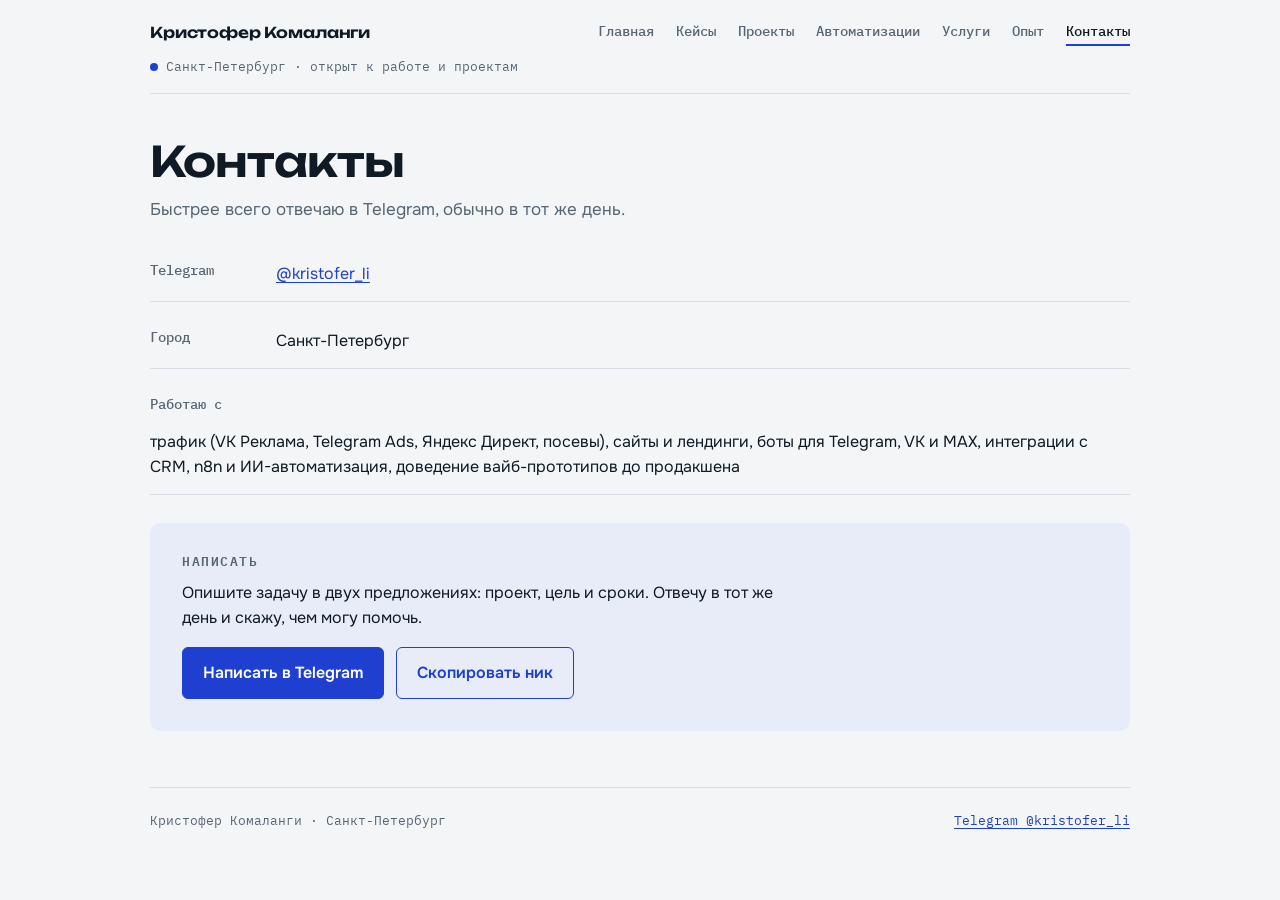
<file: contact.html>
<!doctype html>
<html lang="ru">
<head>
<meta charset="utf-8">
<meta name="viewport" content="width=device-width, initial-scale=1, viewport-fit=cover">
<title>Контакты — Кристофер Комаланги</title>
<meta name="description" content="Telegram @kristofer_li, Санкт-Петербург. Отвечаю в тот же день.">
<link rel="canonical" href="https://komalangi.github.io/contact.html">
<link rel="icon" href="favicon.svg" type="image/svg+xml">
<meta property="og:type" content="website">
<meta property="og:locale" content="ru_RU">
<meta property="og:site_name" content="Кристофер Комаланги">
<meta property="og:title" content="Контакты — Кристофер Комаланги">
<meta property="og:description" content="Telegram @kristofer_li, Санкт-Петербург. Отвечаю в тот же день.">
<meta property="og:url" content="https://komalangi.github.io/contact.html">
<meta property="og:image" content="https://komalangi.github.io/img/og.png">
<meta name="twitter:card" content="summary_large_image">
<link rel="preconnect" href="https://fonts.googleapis.com">
<link rel="preconnect" href="https://fonts.gstatic.com" crossorigin>
<link rel="stylesheet" href="https://fonts.googleapis.com/css2?family=Unbounded:wght@500;600&family=Onest:wght@400;500;600&family=IBM+Plex+Mono:wght@400;500&display=swap">
<link rel="stylesheet" href="css/style.css">
</head>
<body>
<div class="wrap">
<header class="top">
  <a class="brand" href="index.html">Кристофер Комаланги</a>
  <nav class="menu" aria-label="Разделы сайта"><a href="index.html">Главная</a><a href="cases.html">Кейсы</a><a href="projects.html">Проекты</a><a href="automation.html">Автоматизации</a><a href="services.html">Услуги</a><a href="experience.html">Опыт</a><a href="contact.html" aria-current="page">Контакты</a></nav>
  <span class="status">Санкт-Петербург · открыт к работе и проектам</span>
</header>
<main>
<div class="page-title"><h1>Контакты</h1><p>Быстрее всего отвечаю в Telegram, обычно в тот же день.</p></div>
<ul class="channels">
  <li><b>Telegram</b><a href="https://t.me/kristofer_li">@kristofer_li</a></li>
  <li><b>Город</b><span>Санкт-Петербург</span></li>
  <li><b>Работаю с</b><span>трафик (VK Реклама, Telegram Ads, Яндекс Директ, посевы), сайты и лендинги, боты для Telegram, VK и MAX, интеграции с CRM, n8n и ИИ-автоматизация, доведение вайб-прототипов до продакшена</span></li>
</ul>
<div class="contact"><h2>Написать</h2><p>Опишите задачу в двух предложениях: проект, цель и сроки. Отвечу в тот же день и скажу, чем могу помочь.</p><div class="cta"><a class="btn main" href="https://t.me/kristofer_li">Написать в Telegram</a><button class="btn alt" id="copy" type="button">Скопировать ник</button></div></div>
<script>
document.getElementById('copy').addEventListener('click',function(){var b=this,t='@kristofer_li';function ok(){b.textContent='Скопировано'}function sel(){b.textContent=t}try{navigator.clipboard.writeText(t).then(ok,sel)}catch(e){sel()}});
</script>
</main>
<footer class="bottom"><span>Кристофер Комаланги · Санкт-Петербург</span><a href="https://t.me/kristofer_li">Telegram @kristofer_li</a></footer>
</div>
</body>
</html>
</file>
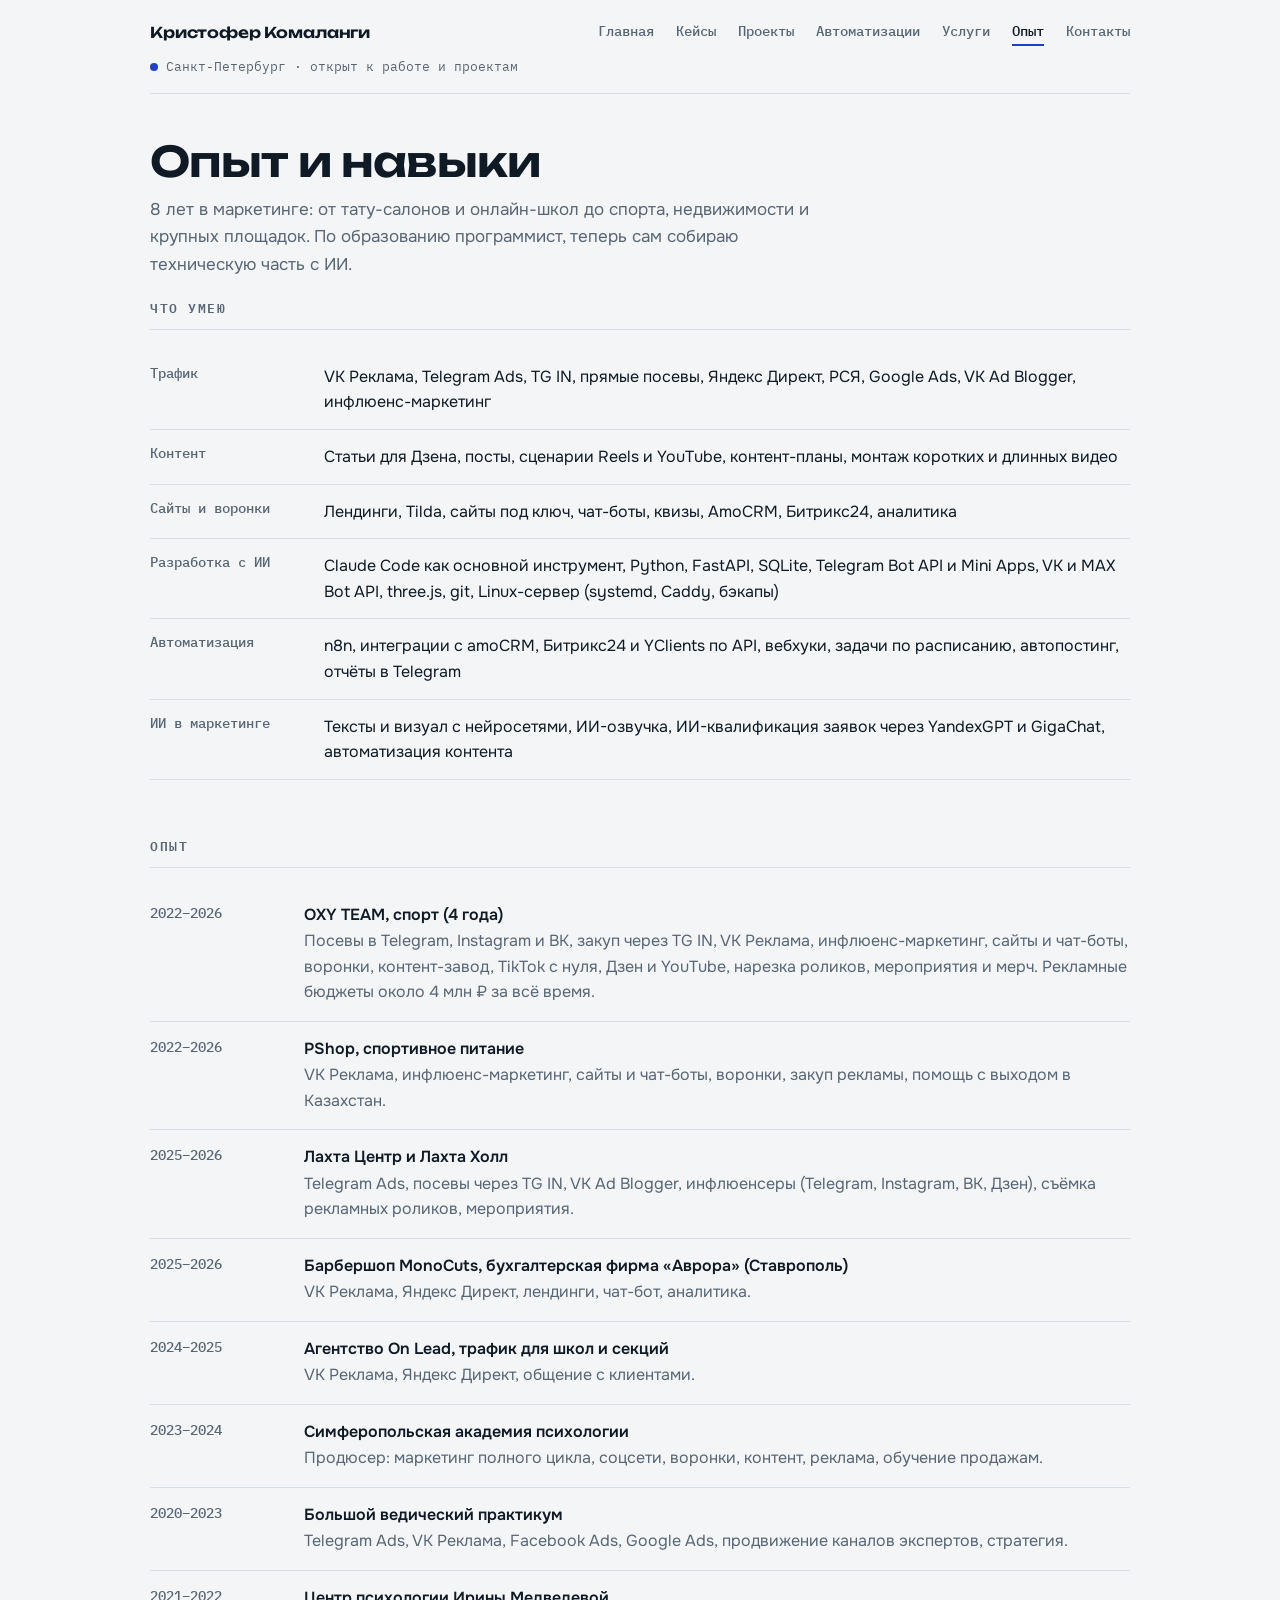
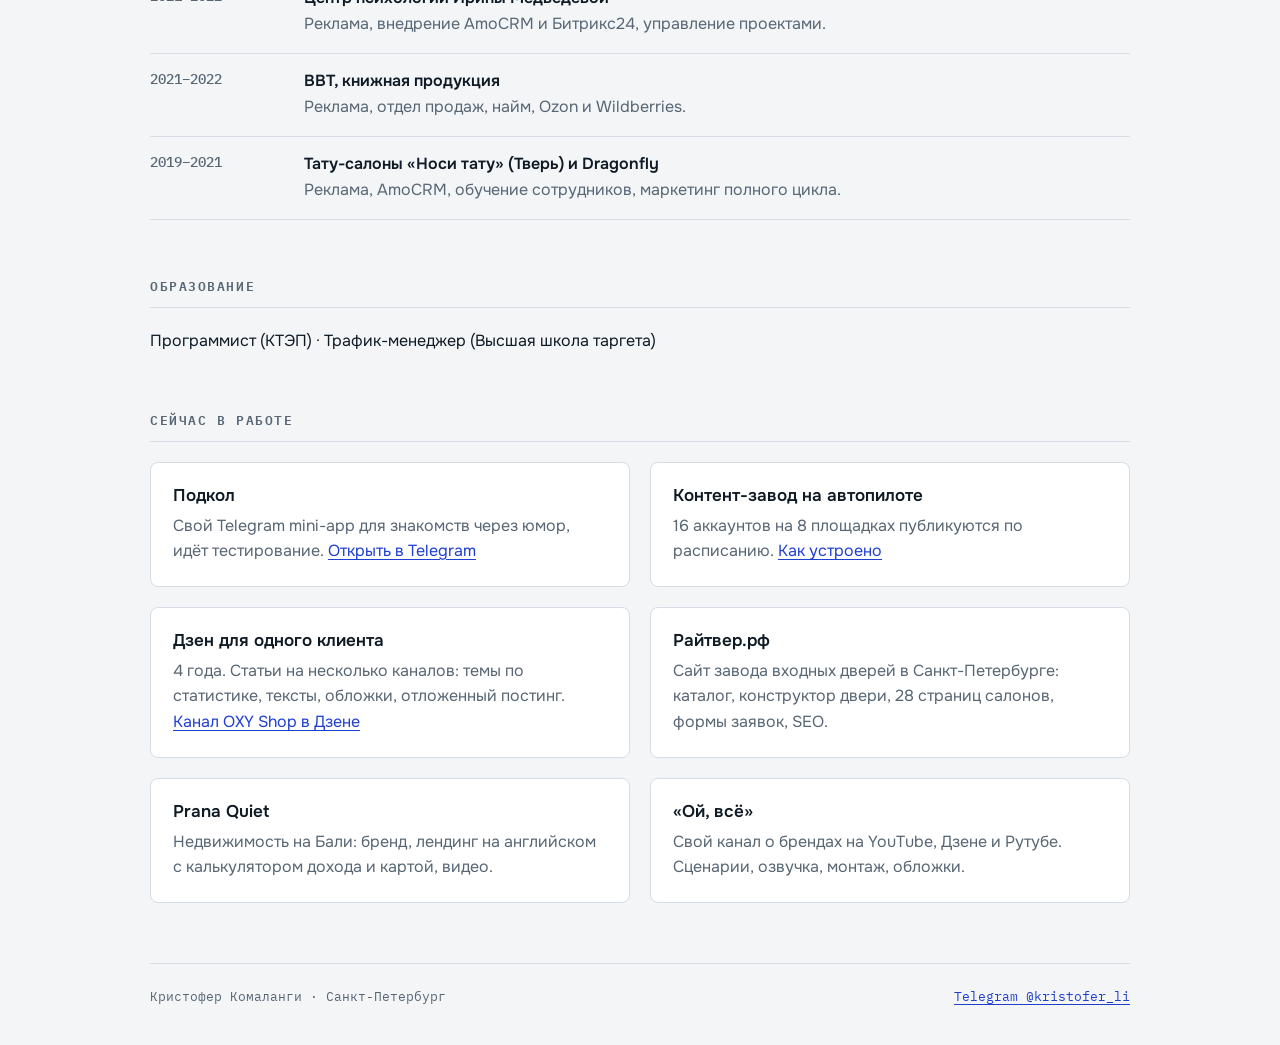
<file: experience.html>
<!doctype html>
<html lang="ru">
<head>
<meta charset="utf-8">
<meta name="viewport" content="width=device-width, initial-scale=1, viewport-fit=cover">
<title>Опыт и навыки — Кристофер Комаланги</title>
<meta name="description" content="8 лет в маркетинге: VK Реклама, Telegram Ads, Яндекс Директ, воронки, AmoCRM и Битрикс24. Разработка с ИИ: Python, боты для Telegram, VK и MAX, n8n.">
<link rel="canonical" href="https://komalangi.github.io/experience.html">
<link rel="icon" href="favicon.svg" type="image/svg+xml">
<meta property="og:type" content="website">
<meta property="og:locale" content="ru_RU">
<meta property="og:site_name" content="Кристофер Комаланги">
<meta property="og:title" content="Опыт и навыки — Кристофер Комаланги">
<meta property="og:description" content="8 лет в маркетинге и разработка с ИИ: Python, боты для Telegram, VK и MAX, n8n.">
<meta property="og:url" content="https://komalangi.github.io/experience.html">
<meta property="og:image" content="https://komalangi.github.io/img/og.png">
<meta name="twitter:card" content="summary_large_image">
<link rel="preconnect" href="https://fonts.googleapis.com">
<link rel="preconnect" href="https://fonts.gstatic.com" crossorigin>
<link rel="stylesheet" href="https://fonts.googleapis.com/css2?family=Unbounded:wght@500;600&family=Onest:wght@400;500;600&family=IBM+Plex+Mono:wght@400;500&display=swap">
<link rel="stylesheet" href="css/style.css">
</head>
<body>
<div class="wrap">
<header class="top">
  <a class="brand" href="index.html">Кристофер Комаланги</a>
  <nav class="menu" aria-label="Разделы сайта"><a href="index.html">Главная</a><a href="cases.html">Кейсы</a><a href="projects.html">Проекты</a><a href="automation.html">Автоматизации</a><a href="services.html">Услуги</a><a href="experience.html" aria-current="page">Опыт</a><a href="contact.html">Контакты</a></nav>
  <span class="status">Санкт-Петербург · открыт к работе и проектам</span>
</header>
<main>
<div class="page-title"><h1>Опыт и навыки</h1><p>8 лет в маркетинге: от тату-салонов и онлайн-школ до спорта, недвижимости и крупных площадок. По образованию программист, теперь сам собираю техническую часть с ИИ.</p></div>
<section><h2>Что умею</h2>
  <div class="skill"><b>Трафик</b><span>VK Реклама, Telegram Ads, TG IN, прямые посевы, Яндекс Директ, РСЯ, Google Ads, VK Ad Blogger, инфлюенс-маркетинг</span></div>
  <div class="skill"><b>Контент</b><span>Статьи для Дзена, посты, сценарии Reels и YouTube, контент-планы, монтаж коротких и длинных видео</span></div>
  <div class="skill"><b>Сайты и воронки</b><span>Лендинги, Tilda, сайты под ключ, чат-боты, квизы, AmoCRM, Битрикс24, аналитика</span></div>
  <div class="skill"><b>Разработка с ИИ</b><span>Claude Code как основной инструмент, Python, FastAPI, SQLite, Telegram Bot API и Mini Apps, VK и MAX Bot API, three.js, git, Linux-сервер (systemd, Caddy, бэкапы)</span></div>
  <div class="skill"><b>Автоматизация</b><span>n8n, интеграции с amoCRM, Битрикс24 и YClients по API, вебхуки, задачи по расписанию, автопостинг, отчёты в Telegram</span></div>
  <div class="skill"><b>ИИ в маркетинге</b><span>Тексты и визуал с нейросетями, ИИ-озвучка, ИИ-квалификация заявок через YandexGPT и GigaChat, автоматизация контента</span></div>
</section>
<section><h2>Опыт</h2>
<div class="job"><time>2022–2026</time><div><h3>OXY TEAM, спорт (4 года)</h3><p>Посевы в Telegram, Instagram и ВК, закуп через TG IN, VK Реклама, инфлюенс-маркетинг, сайты и чат-боты, воронки, контент-завод, TikTok с нуля, Дзен и YouTube, нарезка роликов, мероприятия и мерч. Рекламные бюджеты около 4 млн ₽ за всё время.</p></div></div>
<div class="job"><time>2022–2026</time><div><h3>PShop, спортивное питание</h3><p>VK Реклама, инфлюенс-маркетинг, сайты и чат-боты, воронки, закуп рекламы, помощь с выходом в Казахстан.</p></div></div>
<div class="job"><time>2025–2026</time><div><h3>Лахта Центр и Лахта Холл</h3><p>Telegram Ads, посевы через TG IN, VK Ad Blogger, инфлюенсеры (Telegram, Instagram, ВК, Дзен), съёмка рекламных роликов, мероприятия.</p></div></div>
<div class="job"><time>2025–2026</time><div><h3>Барбершоп MonoCuts, бухгалтерская фирма «Аврора» (Ставрополь)</h3><p>VK Реклама, Яндекс Директ, лендинги, чат-бот, аналитика.</p></div></div>
<div class="job"><time>2024–2025</time><div><h3>Агентство On Lead, трафик для школ и секций</h3><p>VK Реклама, Яндекс Директ, общение с клиентами.</p></div></div>
<div class="job"><time>2023–2024</time><div><h3>Симферопольская академия психологии</h3><p>Продюсер: маркетинг полного цикла, соцсети, воронки, контент, реклама, обучение продажам.</p></div></div>
<div class="job"><time>2020–2023</time><div><h3>Большой ведический практикум</h3><p>Telegram Ads, VK Реклама, Facebook Ads, Google Ads, продвижение каналов экспертов, стратегия.</p></div></div>
<div class="job"><time>2021–2022</time><div><h3>Центр психологии Ирины Медведевой</h3><p>Реклама, внедрение AmoCRM и Битрикс24, управление проектами.</p></div></div>
<div class="job"><time>2021–2022</time><div><h3>BBT, книжная продукция</h3><p>Реклама, отдел продаж, найм, Ozon и Wildberries.</p></div></div>
<div class="job"><time>2019–2021</time><div><h3>Тату-салоны «Носи тату» (Тверь) и Dragonfly</h3><p>Реклама, AmoCRM, обучение сотрудников, маркетинг полного цикла.</p></div></div>
</section>
<section><h2>Образование</h2><p style="margin:0">Программист (КТЭП) · Трафик-менеджер (Высшая школа таргета)</p></section>
<section><h2>Сейчас в работе</h2><div class="two">
    <div class="box"><h3>Подкол</h3><p>Свой Telegram mini-app для знакомств через юмор, идёт тестирование. <a href="https://t.me/podkol_spb_bot" target="_blank" rel="noopener">Открыть в Telegram</a></p></div>
    <div class="box"><h3>Контент-завод на автопилоте</h3><p>16 аккаунтов на 8 площадках публикуются по расписанию. <a href="automation.html#autopost">Как устроено</a></p></div>
    <div class="box"><h3>Дзен для одного клиента</h3><p>4 года. Статьи на несколько каналов: темы по статистике, тексты, обложки, отложенный постинг. <a href="https://dzen.ru/oxyshop" target="_blank" rel="noopener">Канал OXY Shop в Дзене</a></p></div>
    <div class="box"><h3>Райтвер.рф</h3><p>Сайт завода входных дверей в Санкт-Петербурге: каталог, конструктор двери, 28 страниц салонов, формы заявок, SEO.</p></div>
    <div class="box"><h3>Prana Quiet</h3><p>Недвижимость на Бали: бренд, лендинг на английском с калькулятором дохода и картой, видео.</p></div>
    <div class="box"><h3>«Ой, всё»</h3><p>Свой канал о брендах на YouTube, Дзене и Рутубе. Сценарии, озвучка, монтаж, обложки.</p></div>
  </div></section>
</main>
<footer class="bottom"><span>Кристофер Комаланги · Санкт-Петербург</span><a href="https://t.me/kristofer_li">Telegram @kristofer_li</a></footer>
</div>
</body>
</html>
</file>
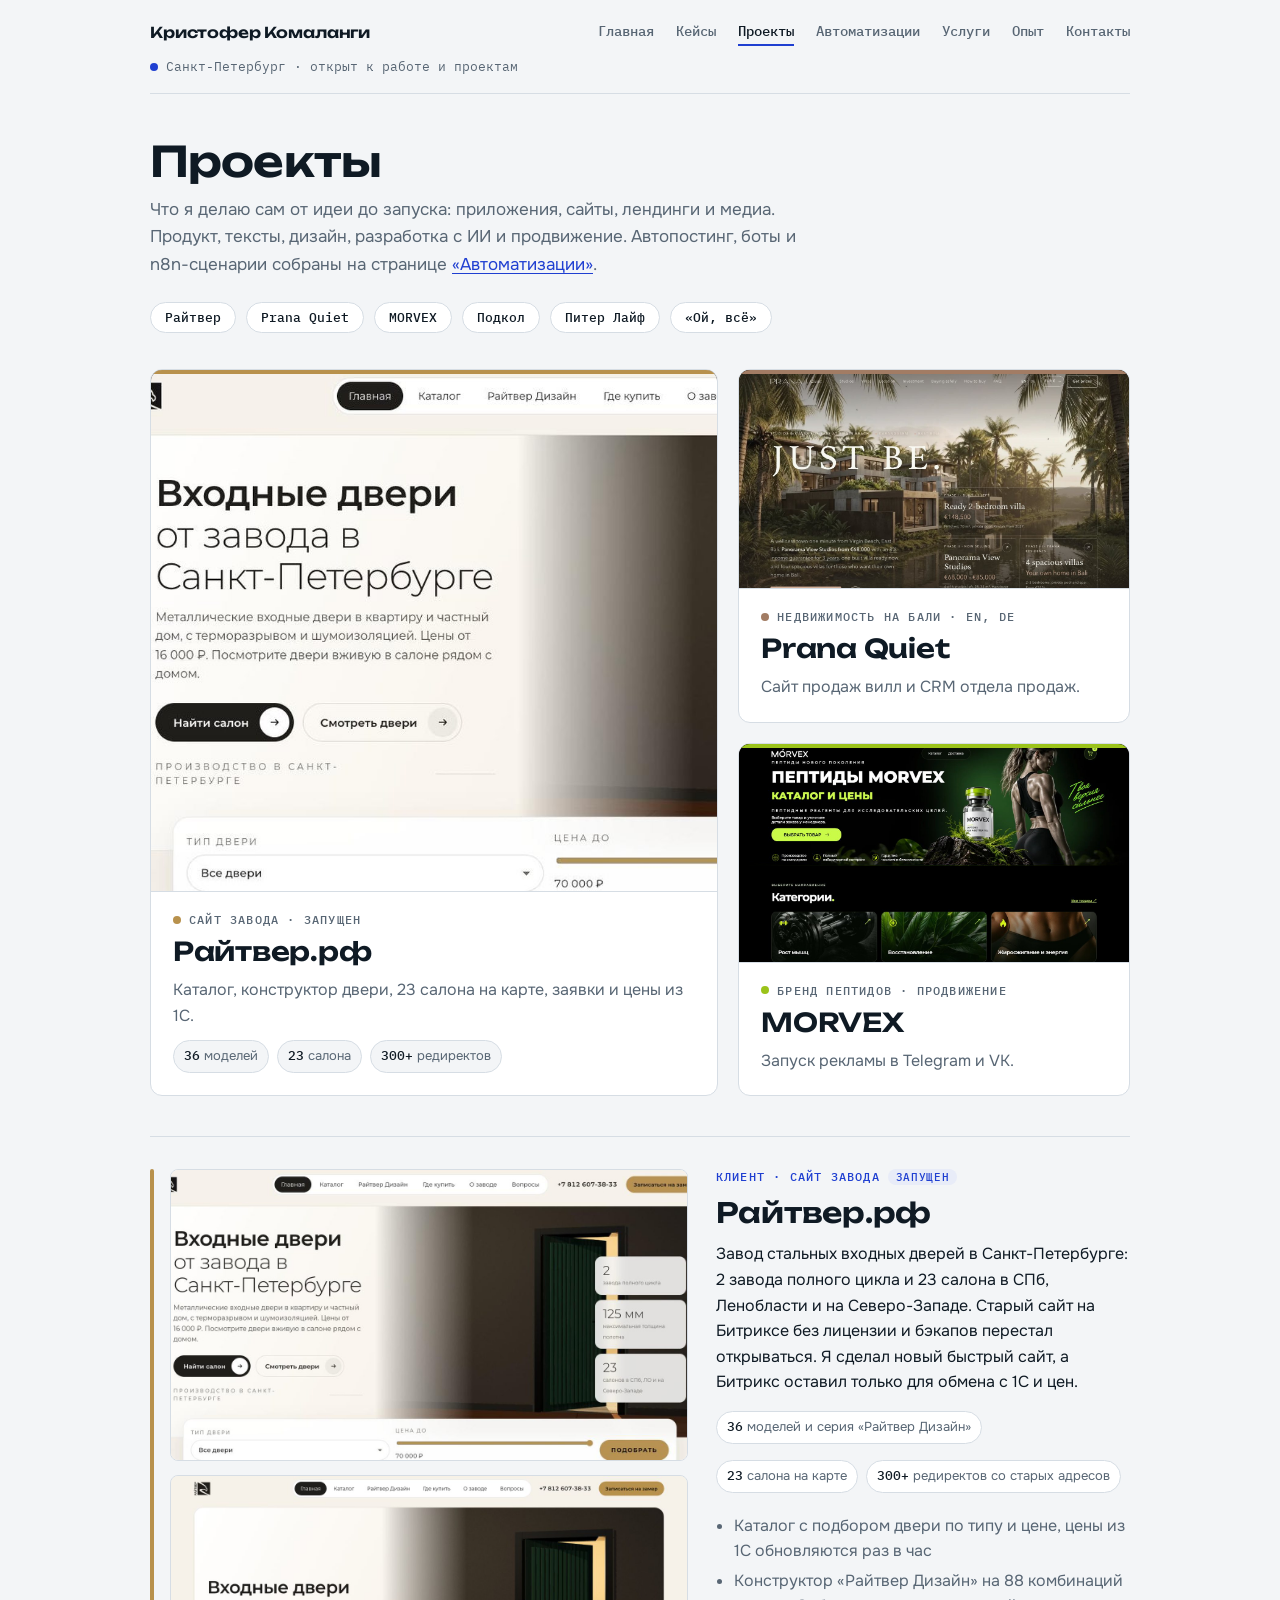
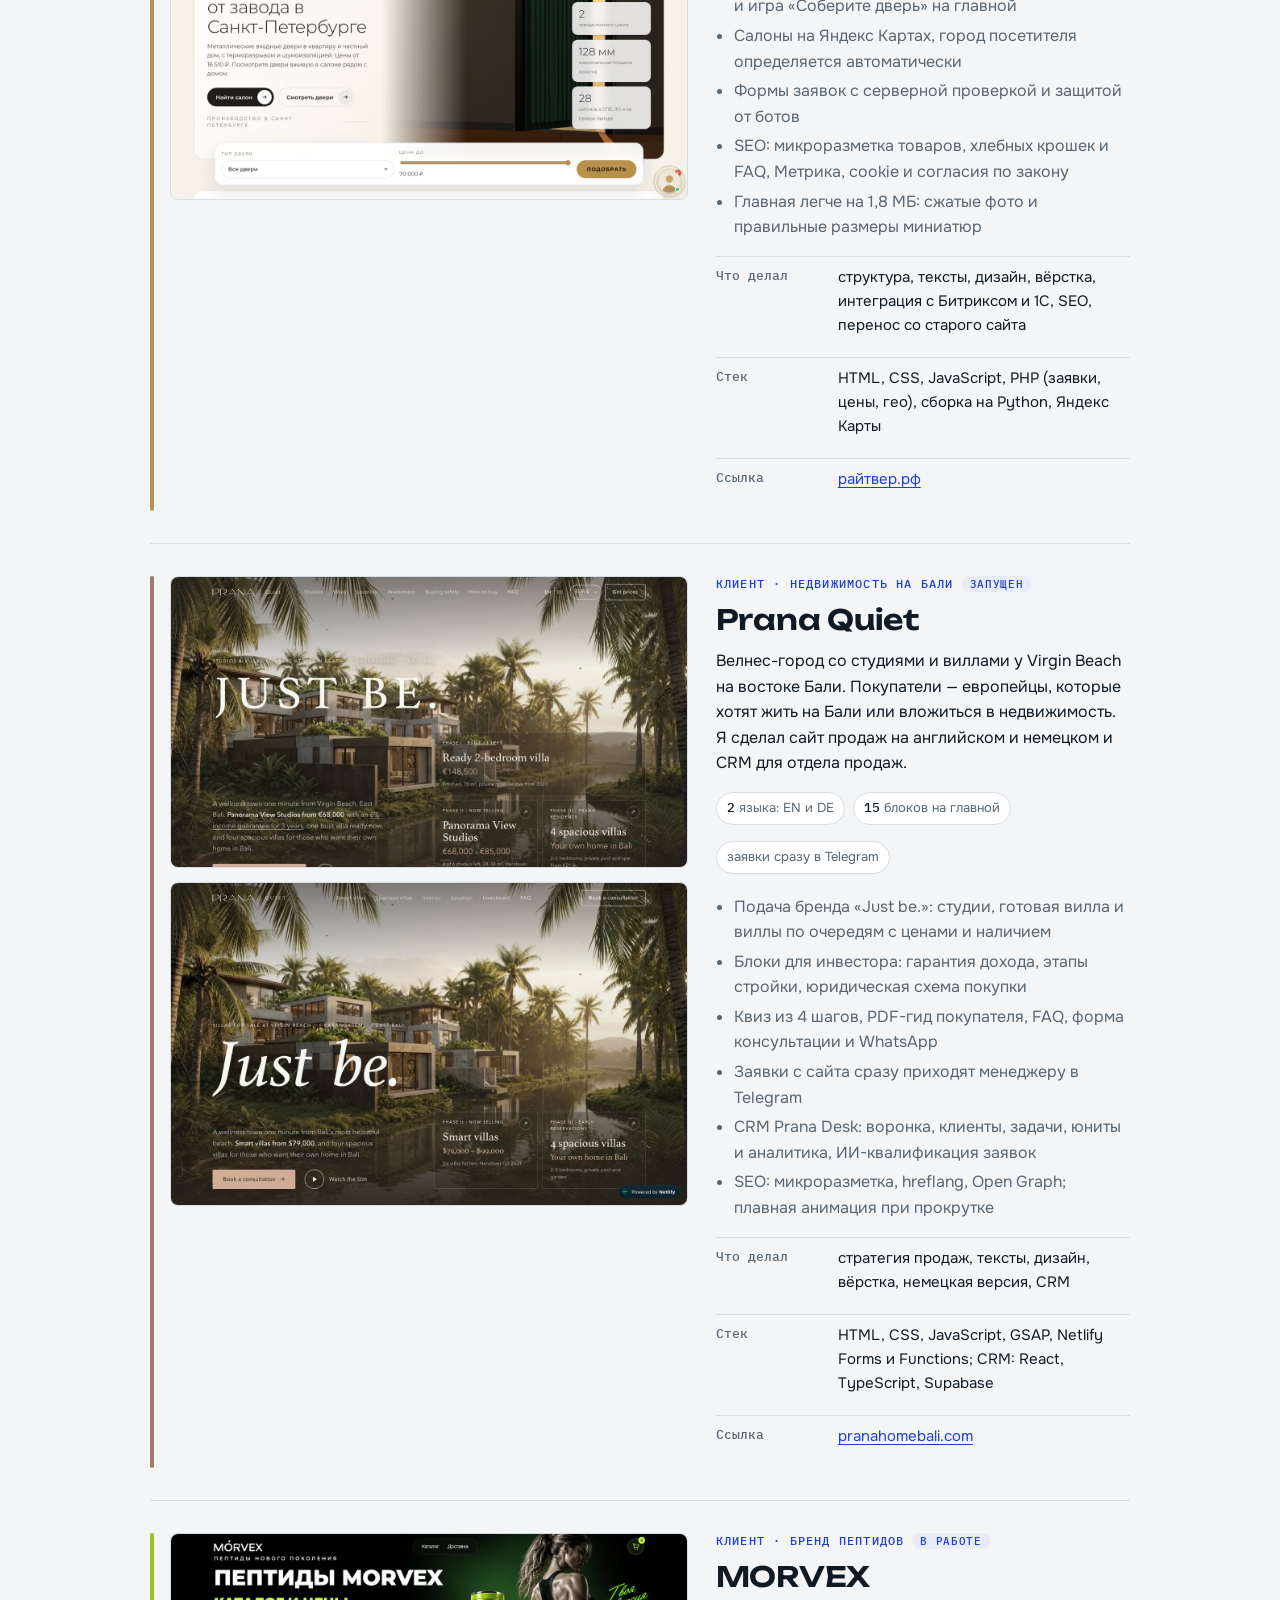
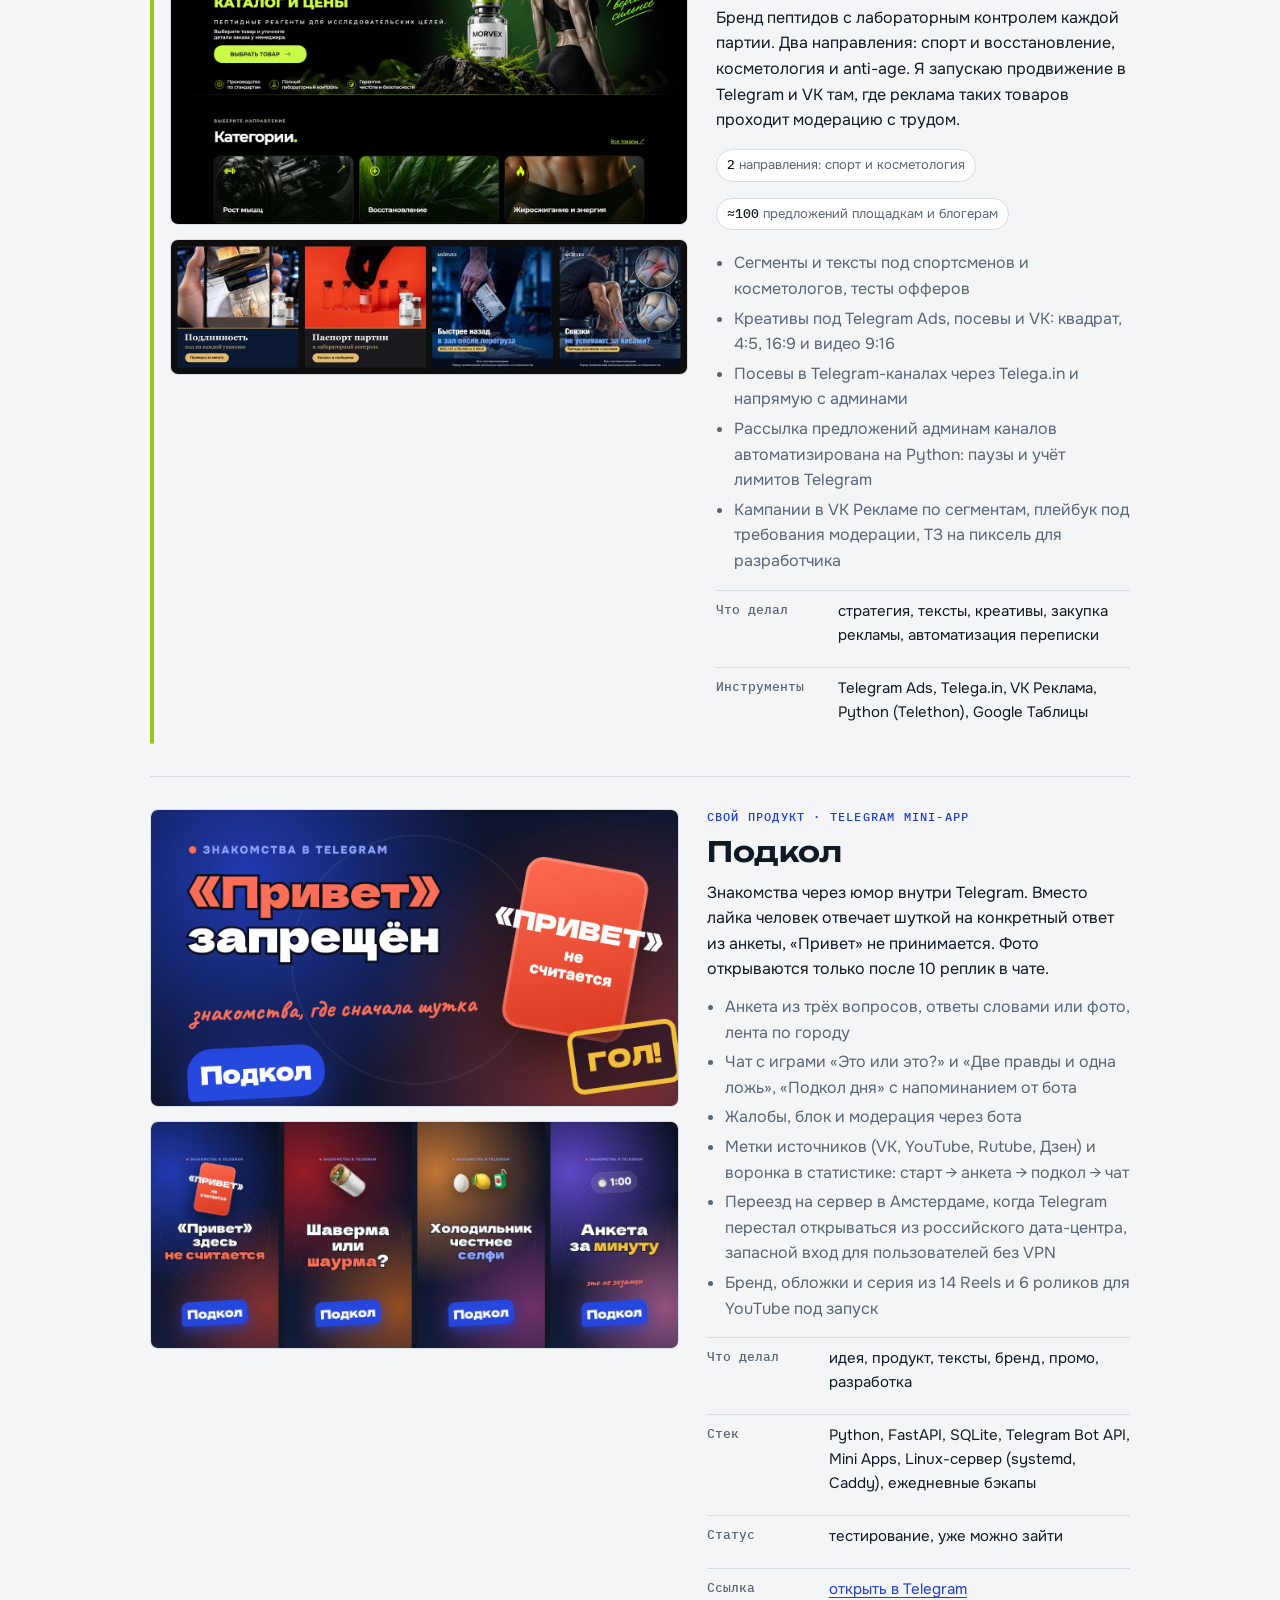
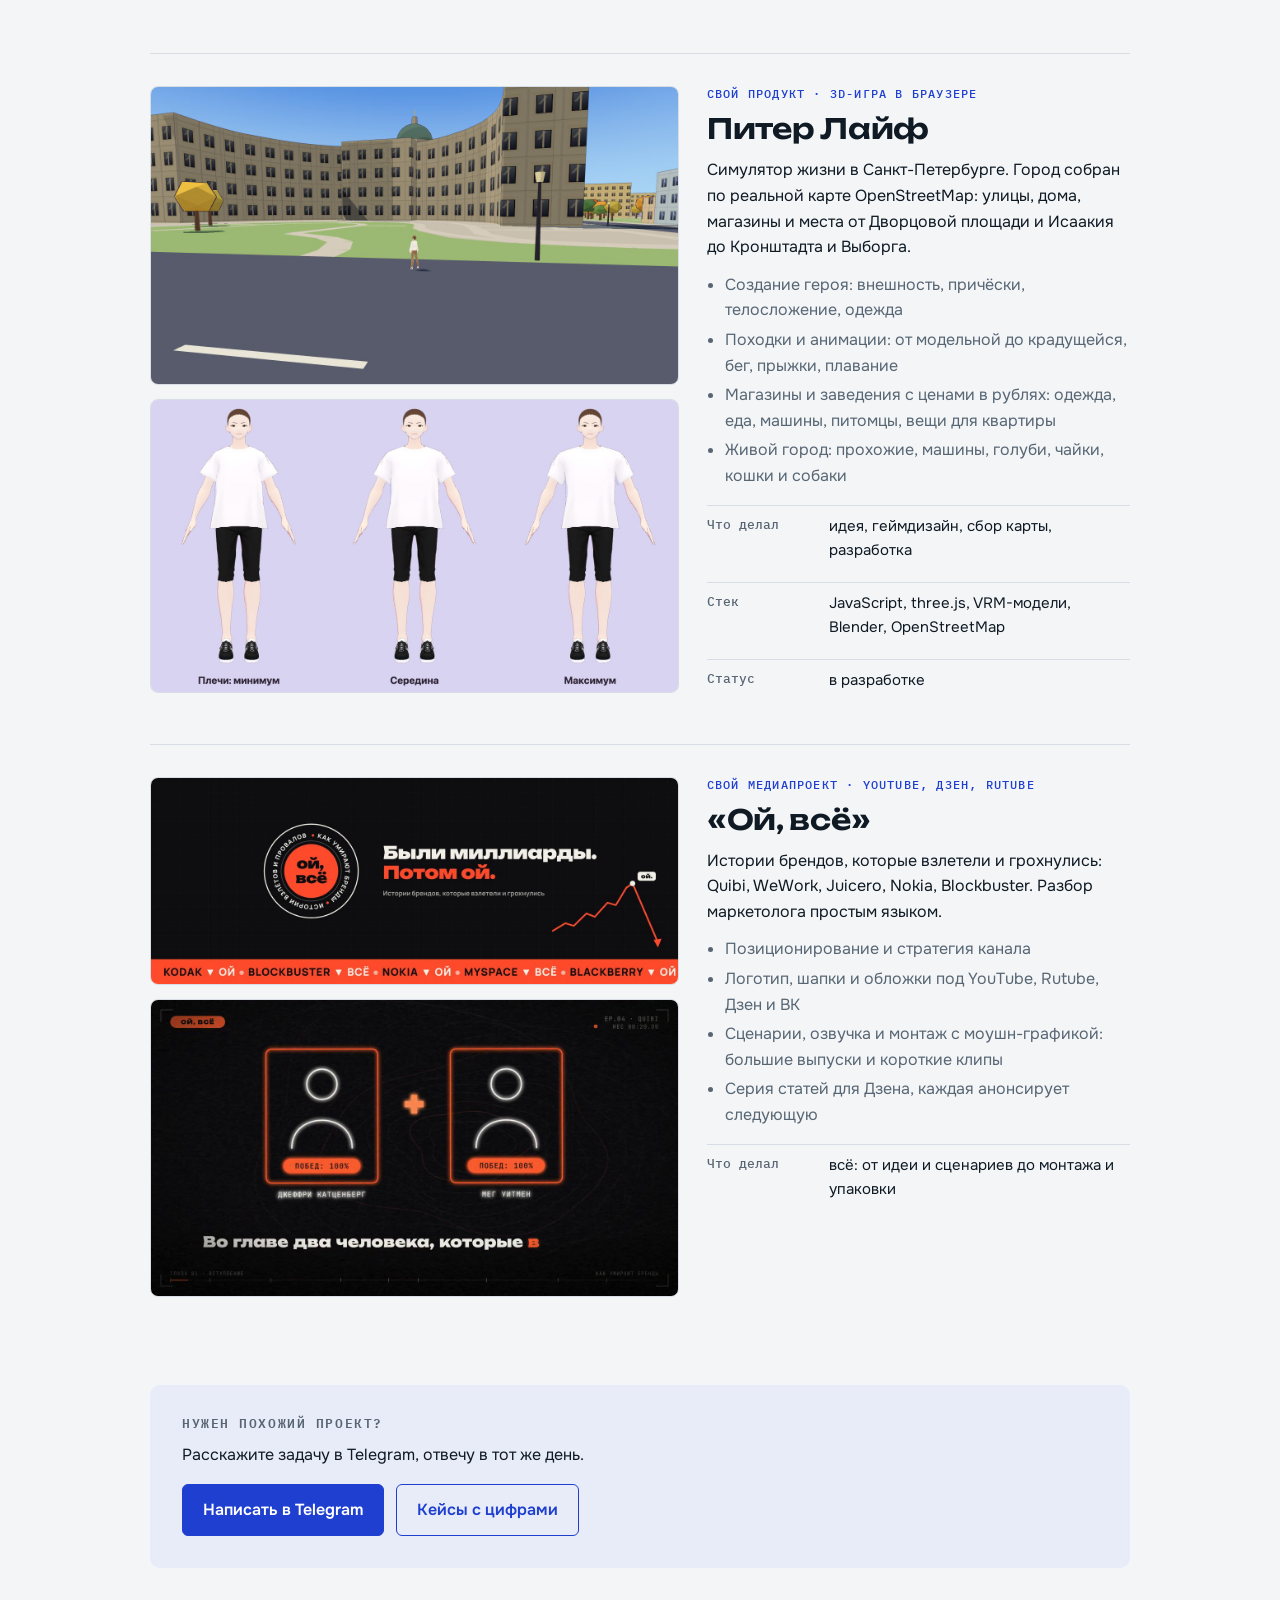
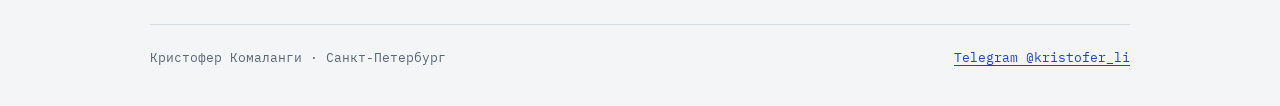
<file: projects.html>
<!doctype html>
<html lang="ru">
<head>
<meta charset="utf-8">
<meta name="viewport" content="width=device-width, initial-scale=1, viewport-fit=cover">
<title>Проекты: приложения, сайты, медиа — Кристофер Комаланги</title>
<meta name="description" content="Свои и клиентские проекты: Telegram-приложение «Подкол», 3D-симулятор «Питер Лайф», сайт завода Райтвер, сайт и CRM Prana Quiet на Бали, продвижение бренда MORVEX, медиапроект «Ой, всё».">
<link rel="canonical" href="https://komalangi.github.io/projects.html">
<link rel="icon" href="favicon.svg" type="image/svg+xml">
<meta property="og:type" content="website">
<meta property="og:locale" content="ru_RU">
<meta property="og:site_name" content="Кристофер Комаланги">
<meta property="og:title" content="Проекты: приложения, сайты, медиа — Кристофер Комаланги">
<meta property="og:description" content="Telegram-приложение «Подкол», 3D-симулятор «Питер Лайф», сайт Райтвер, Prana Quiet, MORVEX, медиапроект «Ой, всё».">
<meta property="og:url" content="https://komalangi.github.io/projects.html">
<meta property="og:image" content="https://komalangi.github.io/img/og.png">
<meta name="twitter:card" content="summary_large_image">
<link rel="preconnect" href="https://fonts.googleapis.com">
<link rel="preconnect" href="https://fonts.gstatic.com" crossorigin>
<link rel="stylesheet" href="https://fonts.googleapis.com/css2?family=Unbounded:wght@500;600&family=Onest:wght@400;500;600&family=IBM+Plex+Mono:wght@400;500&display=swap">
<link rel="stylesheet" href="css/style.css">
</head>
<body>
<div class="wrap">
<header class="top">
  <a class="brand" href="index.html">Кристофер Комаланги</a>
  <nav class="menu" aria-label="Разделы сайта"><a href="index.html">Главная</a><a href="cases.html">Кейсы</a><a href="projects.html" aria-current="page">Проекты</a><a href="automation.html">Автоматизации</a><a href="services.html">Услуги</a><a href="experience.html">Опыт</a><a href="contact.html">Контакты</a></nav>
  <span class="status">Санкт-Петербург · открыт к работе и проектам</span>
</header>
<main>
<div class="page-title"><h1>Проекты</h1><p>Что я делаю сам от идеи до запуска: приложения, сайты, лендинги и медиа. Продукт, тексты, дизайн, разработка с ИИ и продвижение. Автопостинг, боты и n8n-сценарии собраны на странице <a href="automation.html">«Автоматизации»</a>.</p></div>

<nav class="toc" aria-label="Проекты на странице"><a href="#raitver">Райтвер</a><a href="#prana">Prana Quiet</a><a href="#morvex">MORVEX</a><a href="#podkol">Подкол</a><a href="#piter">Питер Лайф</a><a href="#oy">«Ой, всё»</a></nav>

<div class="featured" style="margin-bottom:40px">
  <a class="feat big" href="#raitver" style="--brand:#B8914C">
    <figure><img src="img/feat-raitver.jpg" alt="Главная нового сайта Райтвер: входные двери от завода в Санкт-Петербурге" width="1280" height="720"></figure>
    <div class="fb"><p class="fk">Сайт завода · запущен</p><h3>Райтвер.рф</h3><p class="fd">Каталог, конструктор двери, 23 салона на карте, заявки и цены из 1С.</p><ul class="chips"><li><b>36</b>моделей</li><li><b>23</b>салона</li><li><b>300+</b>редиректов</li></ul></div>
  </a>
  <a class="feat" href="#prana" style="--brand:#A27C64">
    <figure><img src="img/feat-prana.jpg" alt="Сайт Prana Quiet: студии и виллы на Бали" width="1280" height="720"></figure>
    <div class="fb"><p class="fk">Недвижимость на Бали · EN, DE</p><h3>Prana Quiet</h3><p class="fd">Сайт продаж вилл и CRM отдела продаж.</p></div>
  </a>
  <a class="feat" href="#morvex" style="--brand:#9BC31A">
    <figure><img src="img/feat-morvex.jpg" alt="Сайт бренда пептидов MORVEX" width="1280" height="720"></figure>
    <div class="fb"><p class="fk">Бренд пептидов · продвижение</p><h3>MORVEX</h3><p class="fd">Запуск рекламы в Telegram и VK.</p></div>
  </a>
</div>

<article class="proj star" id="raitver" style="--brand:#B8914C">
  <div class="pics">
    <figure><a href="https://xn--80aejo7ael.xn--p1ai/" target="_blank" rel="noopener"><img src="img/feat-raitver.jpg" alt="Главная нового сайта Райтвер: входные двери от завода в Санкт-Петербурге" loading="lazy" width="1280" height="720"></a></figure>
    <figure><img src="img/proj-raitver.jpg" alt="Сайт Райтвер: каталог входных дверей" loading="lazy" width="1280" height="800"></figure>
  </div>
  <div class="info">
    <p class="kind">Клиент · сайт завода<span class="live">запущен</span></p>
    <h2 class="pt">Райтвер.рф</h2>
    <p>Завод стальных входных дверей в Санкт-Петербурге: 2 завода полного цикла и 23 салона в СПб, Ленобласти и на Северо-Западе. Старый сайт на Битриксе без лицензии и бэкапов перестал открываться. Я сделал новый быстрый сайт, а Битрикс оставил только для обмена с 1С и цен.</p>
    <ul class="stats"><li><b>36</b>моделей и серия «Райтвер Дизайн»</li><li><b>23</b>салона на карте</li><li><b>300+</b>редиректов со старых адресов</li></ul>
    <ul>
      <li>Каталог с подбором двери по типу и цене, цены из 1С обновляются раз в час</li>
      <li>Конструктор «Райтвер Дизайн» на 88 комбинаций и игра «Соберите дверь» на главной</li>
      <li>Салоны на Яндекс Картах, город посетителя определяется автоматически</li>
      <li>Формы заявок с серверной проверкой и защитой от ботов</li>
      <li>SEO: микроразметка товаров, хлебных крошек и FAQ, Метрика, cookie и согласия по закону</li>
      <li>Главная легче на 1,8 МБ: сжатые фото и правильные размеры миниатюр</li>
    </ul>
    <p class="meta"><b>Что делал</b> структура, тексты, дизайн, вёрстка, интеграция с Битриксом и 1С, SEO, перенос со старого сайта</p>
    <p class="meta"><b>Стек</b> HTML, CSS, JavaScript, PHP (заявки, цены, гео), сборка на Python, Яндекс Карты</p>
    <p class="meta"><b>Ссылка</b> <a href="https://xn--80aejo7ael.xn--p1ai/" target="_blank" rel="noopener">райтвер.рф</a></p>
  </div>
</article>

<article class="proj star" id="prana" style="--brand:#A27C64">
  <div class="pics">
    <figure><a href="https://pranahomebali.com/" target="_blank" rel="noopener"><img src="img/feat-prana.jpg" alt="Сайт Prana Quiet: Just be, студии и виллы на Бали" loading="lazy" width="1280" height="720"></a></figure>
    <figure><img src="img/proj-prana.jpg" alt="Prana Quiet: блоки о виллах и локации" loading="lazy" width="1280" height="800"></figure>
  </div>
  <div class="info">
    <p class="kind">Клиент · недвижимость на Бали<span class="live">запущен</span></p>
    <h2 class="pt">Prana Quiet</h2>
    <p>Велнес-город со студиями и виллами у Virgin Beach на востоке Бали. Покупатели — европейцы, которые хотят жить на Бали или вложиться в недвижимость. Я сделал сайт продаж на английском и немецком и CRM для отдела продаж.</p>
    <ul class="stats"><li><b>2</b>языка: EN и DE</li><li><b>15</b>блоков на главной</li><li>заявки сразу в Telegram</li></ul>
    <ul>
      <li>Подача бренда «Just be.»: студии, готовая вилла и виллы по очередям с ценами и наличием</li>
      <li>Блоки для инвестора: гарантия дохода, этапы стройки, юридическая схема покупки</li>
      <li>Квиз из 4 шагов, PDF-гид покупателя, FAQ, форма консультации и WhatsApp</li>
      <li>Заявки с сайта сразу приходят менеджеру в Telegram</li>
      <li>CRM Prana Desk: воронка, клиенты, задачи, юниты и аналитика, ИИ-квалификация заявок</li>
      <li>SEO: микроразметка, hreflang, Open Graph; плавная анимация при прокрутке</li>
    </ul>
    <p class="meta"><b>Что делал</b> стратегия продаж, тексты, дизайн, вёрстка, немецкая версия, CRM</p>
    <p class="meta"><b>Стек</b> HTML, CSS, JavaScript, GSAP, Netlify Forms и Functions; CRM: React, TypeScript, Supabase</p>
    <p class="meta"><b>Ссылка</b> <a href="https://pranahomebali.com/" target="_blank" rel="noopener">pranahomebali.com</a></p>
  </div>
</article>

<article class="proj star" id="morvex" style="--brand:#9BC31A">
  <div class="pics">
    <figure><img src="img/feat-morvex.jpg" alt="Сайт бренда пептидов MORVEX" loading="lazy" width="1280" height="720"></figure>
    <figure><img src="img/proj-morvex-creatives.jpg" alt="Четыре рекламных креатива MORVEX для косметологов и спортсменов" loading="lazy" width="1280" height="332"></figure>
  </div>
  <div class="info">
    <p class="kind">Клиент · бренд пептидов<span class="live">в работе</span></p>
    <h2 class="pt">MORVEX</h2>
    <p>Бренд пептидов с лабораторным контролем каждой партии. Два направления: спорт и восстановление, косметология и anti-age. Я запускаю продвижение в Telegram и VK там, где реклама таких товаров проходит модерацию с трудом.</p>
    <ul class="stats"><li><b>2</b>направления: спорт и косметология</li><li><b>≈100</b>предложений площадкам и блогерам</li></ul>
    <ul>
      <li>Сегменты и тексты под спортсменов и косметологов, тесты офферов</li>
      <li>Креативы под Telegram Ads, посевы и VK: квадрат, 4:5, 16:9 и видео 9:16</li>
      <li>Посевы в Telegram-каналах через Telega.in и напрямую с админами</li>
      <li>Рассылка предложений админам каналов автоматизирована на Python: паузы и учёт лимитов Telegram</li>
      <li>Кампании в VK Рекламе по сегментам, плейбук под требования модерации, ТЗ на пиксель для разработчика</li>
    </ul>
    <p class="meta"><b>Что делал</b> стратегия, тексты, креативы, закупка рекламы, автоматизация переписки</p>
    <p class="meta"><b>Инструменты</b> Telegram Ads, Telega.in, VK Реклама, Python (Telethon), Google Таблицы</p>
  </div>
</article>

<article class="proj" id="podkol">
  <div class="pics">
    <figure><img src="img/proj-podkol.jpg" alt="Обложка Подкола: «Привет» запрещён, знакомства, где сначала шутка" loading="lazy" width="1280" height="720"></figure>
    <figure><img src="img/proj-podkol-reels.jpg" alt="Четыре обложки Reels для продвижения Подкола" loading="lazy" width="1116" height="480"></figure>
  </div>
  <div class="info">
    <p class="kind">Свой продукт · Telegram mini-app</p>
    <h2 class="pt">Подкол</h2>
    <p>Знакомства через юмор внутри Telegram. Вместо лайка человек отвечает шуткой на конкретный ответ из анкеты, «Привет» не принимается. Фото открываются только после 10 реплик в чате.</p>
    <ul>
      <li>Анкета из трёх вопросов, ответы словами или фото, лента по городу</li>
      <li>Чат с играми «Это или это?» и «Две правды и одна ложь», «Подкол дня» с напоминанием от бота</li>
      <li>Жалобы, блок и модерация через бота</li>
      <li>Метки источников (VK, YouTube, Rutube, Дзен) и воронка в статистике: старт → анкета → подкол → чат</li>
      <li>Переезд на сервер в Амстердаме, когда Telegram перестал открываться из российского дата-центра, запасной вход для пользователей без VPN</li>
      <li>Бренд, обложки и серия из 14 Reels и 6 роликов для YouTube под запуск</li>
    </ul>
    <p class="meta"><b>Что делал</b> идея, продукт, тексты, бренд, промо, разработка</p>
    <p class="meta"><b>Стек</b> Python, FastAPI, SQLite, Telegram Bot API, Mini Apps, Linux-сервер (systemd, Caddy), ежедневные бэкапы</p>
    <p class="meta"><b>Статус</b> тестирование, уже можно зайти</p>
    <p class="meta"><b>Ссылка</b> <a href="https://t.me/podkol_spb_bot" target="_blank" rel="noopener">открыть в Telegram</a></p>
  </div>
</article>

<article class="proj" id="piter">
  <div class="pics">
    <figure><img src="img/proj-piter-city.jpg" alt="Питер Лайф: герой гуляет у Казанского собора" loading="lazy" width="1280" height="720"></figure>
    <figure><img src="img/proj-piter-hero.jpg" alt="Создание героя: настройка ширины плеч" loading="lazy" width="1280" height="711"></figure>
  </div>
  <div class="info">
    <p class="kind">Свой продукт · 3D-игра в браузере</p>
    <h2 class="pt">Питер Лайф</h2>
    <p>Симулятор жизни в Санкт-Петербурге. Город собран по реальной карте OpenStreetMap: улицы, дома, магазины и места от Дворцовой площади и Исаакия до Кронштадта и Выборга.</p>
    <ul>
      <li>Создание героя: внешность, причёски, телосложение, одежда</li>
      <li>Походки и анимации: от модельной до крадущейся, бег, прыжки, плавание</li>
      <li>Магазины и заведения с ценами в рублях: одежда, еда, машины, питомцы, вещи для квартиры</li>
      <li>Живой город: прохожие, машины, голуби, чайки, кошки и собаки</li>
    </ul>
    <p class="meta"><b>Что делал</b> идея, геймдизайн, сбор карты, разработка</p>
    <p class="meta"><b>Стек</b> JavaScript, three.js, VRM-модели, Blender, OpenStreetMap</p>
    <p class="meta"><b>Статус</b> в разработке</p>
  </div>
</article>

<article class="proj" id="oy">
  <div class="pics">
    <figure><img src="img/proj-oy-banner.jpg" alt="Шапка канала «Ой, всё»: были миллиарды, потом ой" loading="lazy" width="1280" height="502"></figure>
    <figure><img src="img/proj-oy-video.jpg" alt="Кадр из ролика про Quibi с моушн-графикой" loading="lazy" width="1280" height="720"></figure>
  </div>
  <div class="info">
    <p class="kind">Свой медиапроект · YouTube, Дзен, Rutube</p>
    <h2 class="pt">«Ой, всё»</h2>
    <p>Истории брендов, которые взлетели и грохнулись: Quibi, WeWork, Juicero, Nokia, Blockbuster. Разбор маркетолога простым языком.</p>
    <ul>
      <li>Позиционирование и стратегия канала</li>
      <li>Логотип, шапки и обложки под YouTube, Rutube, Дзен и ВК</li>
      <li>Сценарии, озвучка и монтаж с моушн-графикой: большие выпуски и короткие клипы</li>
      <li>Серия статей для Дзена, каждая анонсирует следующую</li>
    </ul>
    <p class="meta"><b>Что делал</b> всё: от идеи и сценариев до монтажа и упаковки</p>
  </div>
</article>

<div class="contact"><h2>Нужен похожий проект?</h2><p>Расскажите задачу в Telegram, отвечу в тот же день.</p><div class="cta"><a class="btn main" href="https://t.me/kristofer_li">Написать в Telegram</a><a class="btn alt" href="cases.html">Кейсы с цифрами</a></div></div>
</main>
<footer class="bottom"><span>Кристофер Комаланги · Санкт-Петербург</span><a href="https://t.me/kristofer_li">Telegram @kristofer_li</a></footer>
</div>
</body>
</html>
</file>
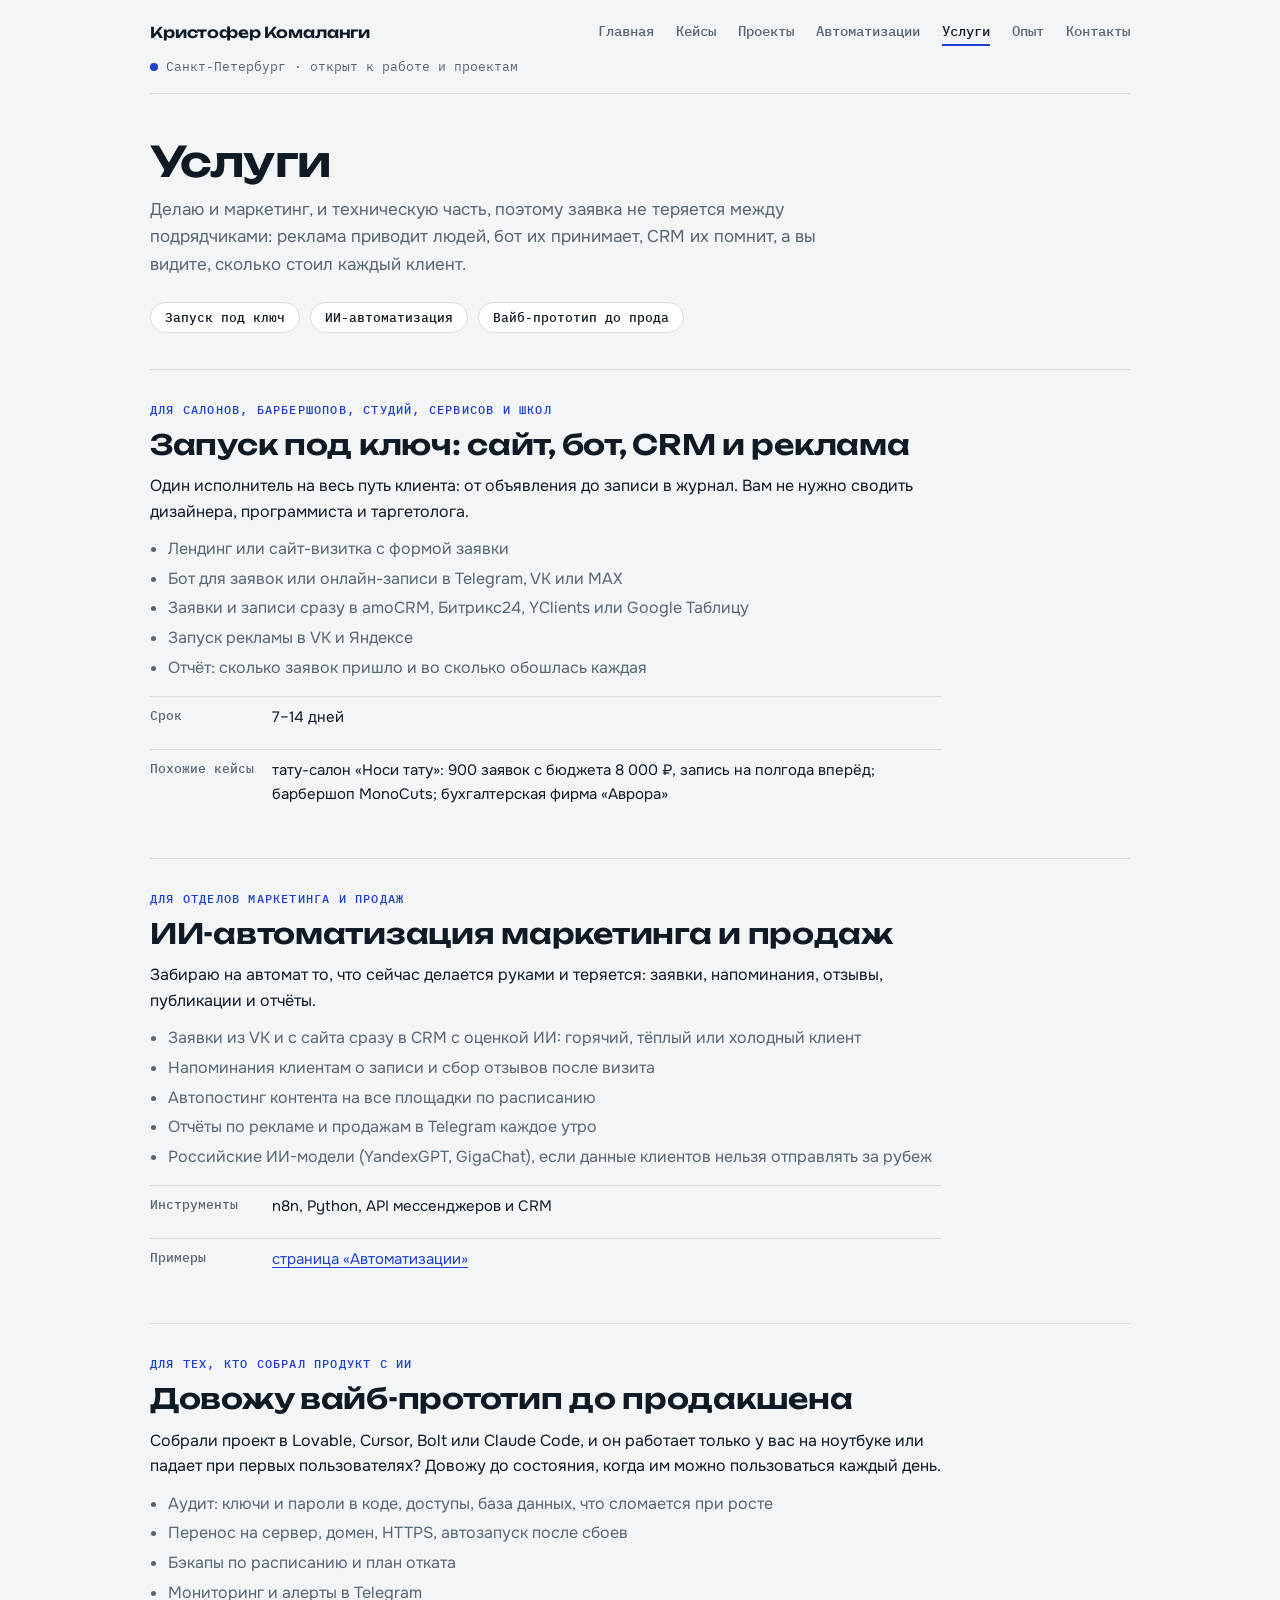
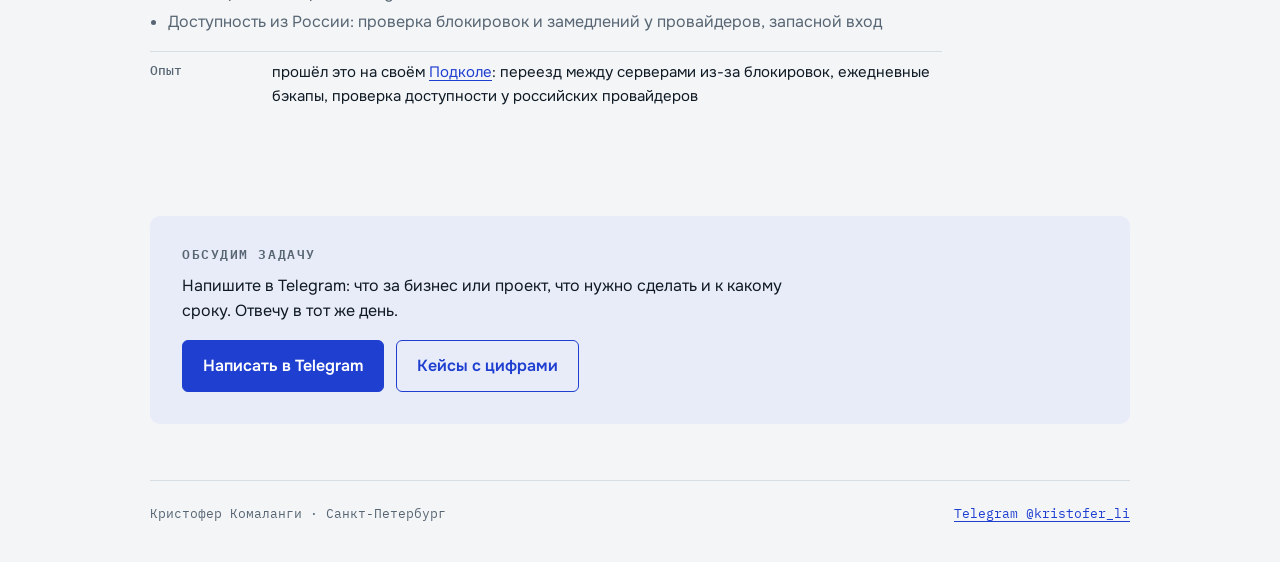
<file: services.html>
<!doctype html>
<html lang="ru">
<head>
<meta charset="utf-8">
<meta name="viewport" content="width=device-width, initial-scale=1, viewport-fit=cover">
<title>Услуги: запуск под ключ, ИИ-автоматизация, вайб-прототип до прода — Кристофер Комаланги</title>
<meta name="description" content="Лендинг, бот записи в Telegram, VK или MAX, CRM и реклама под ключ для малого бизнеса. ИИ-автоматизация маркетинга и продаж. Довожу проекты из Lovable, Cursor и Bolt до продакшена.">
<link rel="canonical" href="https://komalangi.github.io/services.html">
<link rel="icon" href="favicon.svg" type="image/svg+xml">
<meta property="og:type" content="website">
<meta property="og:locale" content="ru_RU">
<meta property="og:site_name" content="Кристофер Комаланги">
<meta property="og:title" content="Услуги — Кристофер Комаланги">
<meta property="og:description" content="Запуск под ключ для малого бизнеса, ИИ-автоматизация маркетинга и продаж, вайб-прототип до продакшена.">
<meta property="og:url" content="https://komalangi.github.io/services.html">
<meta property="og:image" content="https://komalangi.github.io/img/og.png">
<meta name="twitter:card" content="summary_large_image">
<link rel="preconnect" href="https://fonts.googleapis.com">
<link rel="preconnect" href="https://fonts.gstatic.com" crossorigin>
<link rel="stylesheet" href="https://fonts.googleapis.com/css2?family=Unbounded:wght@500;600&family=Onest:wght@400;500;600&family=IBM+Plex+Mono:wght@400;500&display=swap">
<link rel="stylesheet" href="css/style.css">
</head>
<body>
<div class="wrap">
<header class="top">
  <a class="brand" href="index.html">Кристофер Комаланги</a>
  <nav class="menu" aria-label="Разделы сайта"><a href="index.html">Главная</a><a href="cases.html">Кейсы</a><a href="projects.html">Проекты</a><a href="automation.html">Автоматизации</a><a href="services.html" aria-current="page">Услуги</a><a href="experience.html">Опыт</a><a href="contact.html">Контакты</a></nav>
  <span class="status">Санкт-Петербург · открыт к работе и проектам</span>
</header>
<main>
<div class="page-title"><h1>Услуги</h1><p>Делаю и маркетинг, и техническую часть, поэтому заявка не теряется между подрядчиками: реклама приводит людей, бот их принимает, CRM их помнит, а вы видите, сколько стоил каждый клиент.</p></div>

<nav class="toc" aria-label="Услуги на странице"><a href="#turnkey">Запуск под ключ</a><a href="#ai">ИИ-автоматизация</a><a href="#prod">Вайб-прототип до прода</a></nav>

<article class="proj solo" id="turnkey">
  <div class="info">
    <p class="kind">Для салонов, барбершопов, студий, сервисов и школ</p>
    <h2 class="pt">Запуск под ключ: сайт, бот, CRM и реклама</h2>
    <p>Один исполнитель на весь путь клиента: от объявления до записи в журнал. Вам не нужно сводить дизайнера, программиста и таргетолога.</p>
    <ul>
      <li>Лендинг или сайт-визитка с формой заявки</li>
      <li>Бот для заявок или онлайн-записи в Telegram, VK или MAX</li>
      <li>Заявки и записи сразу в amoCRM, Битрикс24, YClients или Google Таблицу</li>
      <li>Запуск рекламы в VK и Яндексе</li>
      <li>Отчёт: сколько заявок пришло и во сколько обошлась каждая</li>
    </ul>
    <p class="meta"><b>Срок</b> 7–14 дней</p>
    <p class="meta"><b>Похожие кейсы</b> <span>тату-салон «Носи тату»: 900 заявок с бюджета 8 000 ₽, запись на полгода вперёд; барбершоп MonoCuts; бухгалтерская фирма «Аврора»</span></p>
  </div>
</article>

<article class="proj solo" id="ai">
  <div class="info">
    <p class="kind">Для отделов маркетинга и продаж</p>
    <h2 class="pt">ИИ-автоматизация маркетинга и продаж</h2>
    <p>Забираю на автомат то, что сейчас делается руками и теряется: заявки, напоминания, отзывы, публикации и отчёты.</p>
    <ul>
      <li>Заявки из VK и с сайта сразу в CRM с оценкой ИИ: горячий, тёплый или холодный клиент</li>
      <li>Напоминания клиентам о записи и сбор отзывов после визита</li>
      <li>Автопостинг контента на все площадки по расписанию</li>
      <li>Отчёты по рекламе и продажам в Telegram каждое утро</li>
      <li>Российские ИИ-модели (YandexGPT, GigaChat), если данные клиентов нельзя отправлять за рубеж</li>
    </ul>
    <p class="meta"><b>Инструменты</b> n8n, Python, API мессенджеров и CRM</p>
    <p class="meta"><b>Примеры</b> <a href="automation.html">страница «Автоматизации»</a></p>
  </div>
</article>

<article class="proj solo" id="prod">
  <div class="info">
    <p class="kind">Для тех, кто собрал продукт с ИИ</p>
    <h2 class="pt">Довожу вайб-прототип до продакшена</h2>
    <p>Собрали проект в Lovable, Cursor, Bolt или Claude Code, и он работает только у вас на ноутбуке или падает при первых пользователях? Довожу до состояния, когда им можно пользоваться каждый день.</p>
    <ul>
      <li>Аудит: ключи и пароли в коде, доступы, база данных, что сломается при росте</li>
      <li>Перенос на сервер, домен, HTTPS, автозапуск после сбоев</li>
      <li>Бэкапы по расписанию и план отката</li>
      <li>Мониторинг и алерты в Telegram</li>
      <li>Доступность из России: проверка блокировок и замедлений у провайдеров, запасной вход</li>
    </ul>
    <p class="meta"><b>Опыт</b> <span>прошёл это на своём <a href="projects.html#podkol">Подколе</a>: переезд между серверами из-за блокировок, ежедневные бэкапы, проверка доступности у российских провайдеров</span></p>
  </div>
</article>

<div class="contact"><h2>Обсудим задачу</h2><p>Напишите в Telegram: что за бизнес или проект, что нужно сделать и к какому сроку. Отвечу в тот же день.</p><div class="cta"><a class="btn main" href="https://t.me/kristofer_li">Написать в Telegram</a><a class="btn alt" href="cases.html">Кейсы с цифрами</a></div></div>
</main>
<footer class="bottom"><span>Кристофер Комаланги · Санкт-Петербург</span><a href="https://t.me/kristofer_li">Telegram @kristofer_li</a></footer>
</div>
</body>
</html>
</file>
<file: css/style.css>
:root{
  --bg:#f3f5f7; --surface:#fff; --fg:#0f1a24; --muted:#586674; --line:#d6dde4;
  --accent:#1f3fd1; --accent-ink:#fff; --soft:#e8ecf8;
  --display:'Unbounded','Arial Black',system-ui,sans-serif;
  --body:'Onest',system-ui,-apple-system,'Segoe UI',Roboto,sans-serif;
  --mono:'IBM Plex Mono',ui-monospace,Menlo,Consolas,monospace;
}
@media (prefers-color-scheme:dark){:root{
  --bg:#0c141c; --surface:#131e29; --fg:#e8edf2; --muted:#93a1ae; --line:#26364a;
  --accent:#7d93ff; --accent-ink:#0c141c; --soft:#1a2740; color-scheme:dark}}
*{box-sizing:border-box}
html{scroll-behavior:smooth}
body{margin:0;background:var(--bg);color:var(--fg);font:16px/1.6 var(--body);padding-inline:max(16px,env(safe-area-inset-left,0px)) max(16px,env(safe-area-inset-right,0px))}
a{color:var(--accent);text-underline-offset:3px}
a:focus-visible,button:focus-visible{outline:2px solid var(--accent);outline-offset:3px;border-radius:2px}
.wrap{max-width:980px;margin:0 auto}
header.top{display:flex;justify-content:space-between;align-items:center;gap:12px 24px;flex-wrap:wrap;padding:18px 0;border-bottom:1px solid var(--line)}
.brand{font:600 15px var(--display);color:var(--fg);text-decoration:none;letter-spacing:-.01em}
nav.menu{display:flex;gap:6px 22px;flex-wrap:wrap;font:500 14px var(--mono)}
nav.menu a{color:var(--muted);text-decoration:none;padding:4px 0;border-bottom:2px solid transparent}
nav.menu a:hover{color:var(--fg)}
nav.menu a[aria-current="page"]{color:var(--fg);border-bottom-color:var(--accent)}
.status{display:inline-flex;align-items:center;gap:8px;font:13px var(--mono);color:var(--muted)}
.status::before{content:"";width:8px;height:8px;border-radius:50%;background:var(--accent)}
.hero{padding:56px 0 40px}
.hero h1{font:600 clamp(30px,6vw,54px)/1.08 var(--display);letter-spacing:-.02em;margin:0 0 20px;text-wrap:balance}
.hero p{font-size:18px;max-width:62ch;margin:0 0 28px;color:var(--muted)}
.page-title{padding:44px 0 24px}
.page-title h1{font:600 clamp(26px,5vw,42px)/1.1 var(--display);letter-spacing:-.02em;margin:0 0 12px}
.page-title p{margin:0;color:var(--muted);max-width:62ch;font-size:17px}
.cta{display:flex;gap:12px;flex-wrap:wrap}
.btn{display:inline-block;padding:12px 20px;border-radius:6px;text-decoration:none;font-weight:600;border:1px solid var(--accent);font-family:inherit;font-size:16px;cursor:pointer}
.btn.main{background:var(--accent);color:var(--accent-ink)}
.btn.alt{color:var(--accent);background:transparent}
.figures{display:grid;grid-template-columns:repeat(4,1fr);border:1px solid var(--line);background:var(--surface);border-radius:8px;margin-bottom:56px}
.figures div{padding:22px 20px;border-right:1px solid var(--line);min-width:0}
.figures div:last-child{border-right:0}
.figures strong{display:block;font:500 clamp(24px,4.2vw,36px)/1.1 var(--mono);font-variant-numeric:tabular-nums;letter-spacing:-.02em}
.figures span{display:block;margin-top:8px;font-size:14px;color:var(--muted)}
@media(max-width:700px){.figures{grid-template-columns:1fr 1fr}.figures div:nth-child(2){border-right:0}.figures div:nth-child(-n+2){border-bottom:1px solid var(--line)}}
h2{font:600 13px/1 var(--mono);text-transform:uppercase;letter-spacing:.12em;color:var(--muted);margin:0 0 20px;padding-bottom:14px;border-bottom:1px solid var(--line)}
section{margin-bottom:60px}
.case{display:grid;grid-template-columns:minmax(0,1.1fr) minmax(0,1.9fr) minmax(0,.9fr);gap:8px 28px;padding:22px 0;border-bottom:1px solid var(--line)}
.case h3{font:600 17px/1.3 var(--body);margin:0}
.case h3 small{display:block;margin-top:4px;font:400 13px var(--mono);color:var(--muted)}
.case p{margin:0}
.case .num{font:500 15px/1.5 var(--mono);font-variant-numeric:tabular-nums;color:var(--accent)}
@media(max-width:760px){.case{grid-template-columns:1fr}}
.more{margin-top:20px}
.two{display:grid;grid-template-columns:repeat(2,minmax(0,1fr));gap:20px}
@media(max-width:700px){.two{grid-template-columns:1fr}}
.box{background:var(--surface);border:1px solid var(--line);border-radius:8px;padding:22px}
.box h3{margin:0 0 6px;font:600 17px/1.3 var(--body)}
.box p{margin:0;color:var(--muted)}
.shots{display:grid;grid-template-columns:repeat(2,minmax(0,1fr));gap:20px}
.shots figure{margin:0;background:var(--surface);border:1px solid var(--line);border-radius:8px;overflow:hidden;min-width:0}
.shots figure.wide{grid-column:1/-1}
.shots img{display:block;width:100%;height:auto;background:#fff}
.shots figcaption{padding:14px 16px;font-size:14px;color:var(--muted);border-top:1px solid var(--line)}
.shots figcaption b{color:var(--fg);font-weight:600}
@media(max-width:700px){.shots{grid-template-columns:1fr}}
.skill{display:grid;grid-template-columns:150px 1fr;gap:6px 24px;padding:14px 0;border-bottom:1px solid var(--line)}
.skill b{font:500 14px var(--mono);color:var(--muted)}
@media(max-width:600px){.skill{grid-template-columns:1fr}}
.job{display:grid;grid-template-columns:130px 1fr;gap:6px 24px;padding:16px 0;border-bottom:1px solid var(--line)}
.job time{font:500 14px var(--mono);color:var(--muted);font-variant-numeric:tabular-nums}
.job h3{margin:0 0 2px;font:600 16px/1.4 var(--body)}
.job p{margin:0;color:var(--muted)}
@media(max-width:600px){.job{grid-template-columns:1fr}}
.contact{background:var(--soft);border-radius:10px;padding:32px;margin-bottom:56px}
.contact h2{border:0;padding:0;margin-bottom:12px}
.contact p{margin:0 0 16px;max-width:56ch}
.channels{display:grid;gap:12px;margin:0 0 28px;padding:0;list-style:none}
.channels li{display:flex;gap:16px;flex-wrap:wrap;padding:14px 0;border-bottom:1px solid var(--line)}
.channels b{font:500 14px var(--mono);color:var(--muted);min-width:110px}
footer.bottom{padding:24px 0 40px;font:13px var(--mono);color:var(--muted);border-top:1px solid var(--line);display:flex;justify-content:space-between;gap:12px;flex-wrap:wrap}
@media(prefers-reduced-motion:reduce){html{scroll-behavior:auto}}
.toc{display:flex;flex-wrap:wrap;gap:8px 10px;margin:0 0 36px}
.toc a{font:500 13px var(--mono);color:var(--fg);text-decoration:none;border:1px solid var(--line);background:var(--surface);border-radius:999px;padding:6px 14px}
.toc a:hover{border-color:var(--accent);color:var(--accent)}
.proj{display:grid;grid-template-columns:minmax(0,1.25fr) minmax(0,1fr);gap:28px;padding:32px 0;border-top:1px solid var(--line);scroll-margin-top:16px}
.proj:last-of-type{margin-bottom:56px}
.proj .pics{display:grid;gap:14px;align-content:start}
.proj figure{margin:0;border:1px solid var(--line);border-radius:8px;overflow:hidden;background:var(--surface)}
.proj img{display:block;width:100%;height:auto}
.proj .kind{margin:0 0 6px;font:500 12px var(--mono);text-transform:uppercase;letter-spacing:.1em;color:var(--accent)}
.proj h2.pt{font:600 clamp(22px,3.4vw,28px)/1.15 var(--display);letter-spacing:-.01em;text-transform:none;color:var(--fg);border:0;padding:0;margin:0 0 12px}
.proj .info>p{margin:0 0 12px}
.proj ul{margin:0 0 16px;padding-left:18px;color:var(--muted)}
.proj li{margin:4px 0}
.proj .meta{display:grid;grid-template-columns:110px 1fr;gap:12px;margin:0;padding:8px 0;border-top:1px solid var(--line);font-size:15px}
.proj .meta b{font:500 13px var(--mono);color:var(--muted);padding-top:2px}
@media(max-width:760px){.proj{grid-template-columns:1fr;gap:18px}.proj .meta{grid-template-columns:1fr;gap:2px}}
.hero .kind{margin:0 0 14px;font:500 13px var(--mono);text-transform:uppercase;letter-spacing:.12em;color:var(--accent)}
.proj.solo{grid-template-columns:1fr}
.proj.solo .info{max-width:72ch}
.tag{display:inline-block;margin-left:8px;padding:2px 8px;border-radius:999px;background:var(--soft);color:var(--accent);font:500 11px var(--mono);letter-spacing:.06em;vertical-align:middle;text-transform:uppercase}
.chat{margin:4px 0 16px;border:1px solid var(--line);border-radius:8px;background:var(--surface);overflow:hidden}
.chat pre{margin:0;padding:16px 18px;font:13px/1.55 var(--mono);color:var(--fg);overflow-x:auto;white-space:pre}
.chat figcaption{padding:10px 18px;font-size:13px;color:var(--muted);border-top:1px solid var(--line)}
.proj .info,.proj .pics{min-width:0}
/* Избранные проекты: бенто из трёх карточек */
.featured{display:grid;grid-template-columns:minmax(0,1.45fr) minmax(0,1fr);grid-template-rows:auto auto;gap:20px}
.feat{--brand:var(--accent);position:relative;display:flex;flex-direction:column;background:var(--surface);border:1px solid var(--line);border-radius:12px;overflow:hidden;color:var(--fg);text-decoration:none;transition:border-color .2s,transform .2s,box-shadow .2s}
.feat::before{content:"";position:absolute;inset:0 0 auto;height:4px;background:var(--brand);z-index:1}
.feat:hover{border-color:var(--brand);transform:translateY(-2px);box-shadow:0 14px 34px -18px rgba(15,26,36,.35)}
.feat:focus-visible{outline:2px solid var(--brand);outline-offset:3px}
.feat figure{margin:0;aspect-ratio:16/9;overflow:hidden;background:#111;border-bottom:1px solid var(--line)}
.feat img{display:block;width:100%;height:100%;object-fit:cover;object-position:top center;transition:transform .5s ease}
.feat:hover img{transform:scale(1.03)}
.feat .fb{display:flex;flex-direction:column;gap:10px;padding:20px 22px 22px;flex:1}
.feat .fk{display:flex;align-items:center;gap:8px;margin:0;font:500 12px var(--mono);text-transform:uppercase;letter-spacing:.1em;color:var(--muted)}
.feat .fk::before{content:"";width:8px;height:8px;border-radius:50%;background:var(--brand);flex:none}
.feat h3{margin:0;font:600 clamp(20px,2.6vw,26px)/1.15 var(--display);letter-spacing:-.01em}
.feat p.fd{margin:0;color:var(--muted)}
.feat .chips{display:flex;flex-wrap:wrap;gap:8px;margin:2px 0 0;padding:0;list-style:none}
.feat .chips li{padding:5px 10px;border:1px solid var(--line);border-radius:999px;font-size:13px;color:var(--muted);background:var(--bg)}
.feat .chips b{font:500 13px var(--mono);color:var(--fg);font-variant-numeric:tabular-nums;margin-right:4px}
.feat .go{margin-top:auto;padding-top:6px;font:600 14px var(--body);color:var(--accent)}
.feat.big{grid-row:1/3}
.feat.big figure{aspect-ratio:auto;flex:1 1 auto;min-height:300px;position:relative}
.feat.big figure img{position:absolute;inset:0;object-position:left top}
.feat.big .fb{flex:none}
@media(max-width:820px){.featured{grid-template-columns:1fr}.feat.big{grid-row:auto}.feat.big figure{aspect-ratio:16/9;flex:none;min-height:0}.feat.big figure img{position:static}}
@media(prefers-reduced-motion:reduce){.feat,.feat img{transition:none}.feat:hover{transform:none}.feat:hover img{transform:none}}
.proj .kind .live{display:inline-block;margin-left:8px;padding:1px 8px;border-radius:999px;background:var(--soft);font-size:11px;letter-spacing:.06em}
.proj.star{position:relative;padding-left:20px}
.proj.star::before{content:"";position:absolute;left:0;top:32px;bottom:32px;width:4px;border-radius:4px;background:var(--brand,var(--accent))}
.proj .stats{display:flex;flex-wrap:wrap;gap:8px;margin:0 0 16px;padding:0;list-style:none}
.proj .stats li{padding:5px 10px;border:1px solid var(--line);border-radius:999px;font-size:13px;color:var(--muted);background:var(--surface)}
.proj .stats b{font:500 13px var(--mono);color:var(--fg);margin-right:4px}
@media(max-width:760px){.proj.star{padding-left:14px}}
</file>
